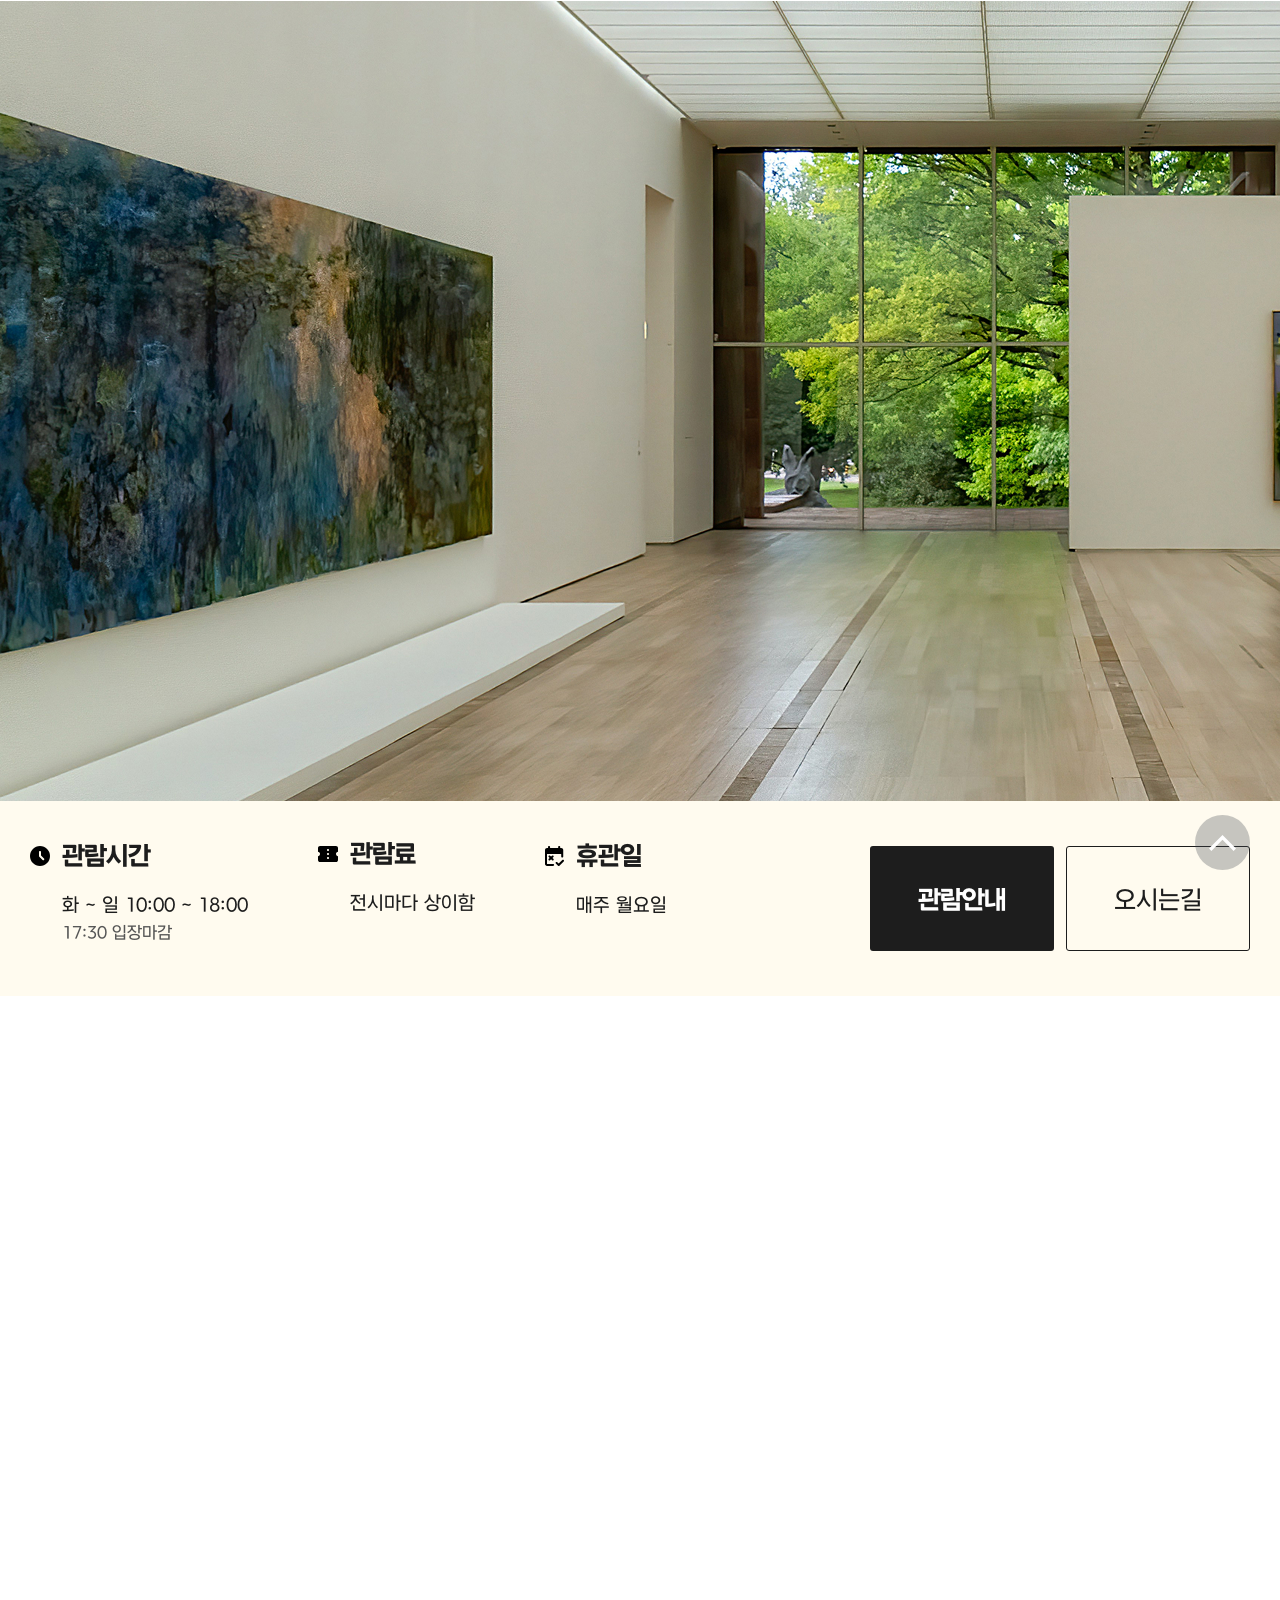
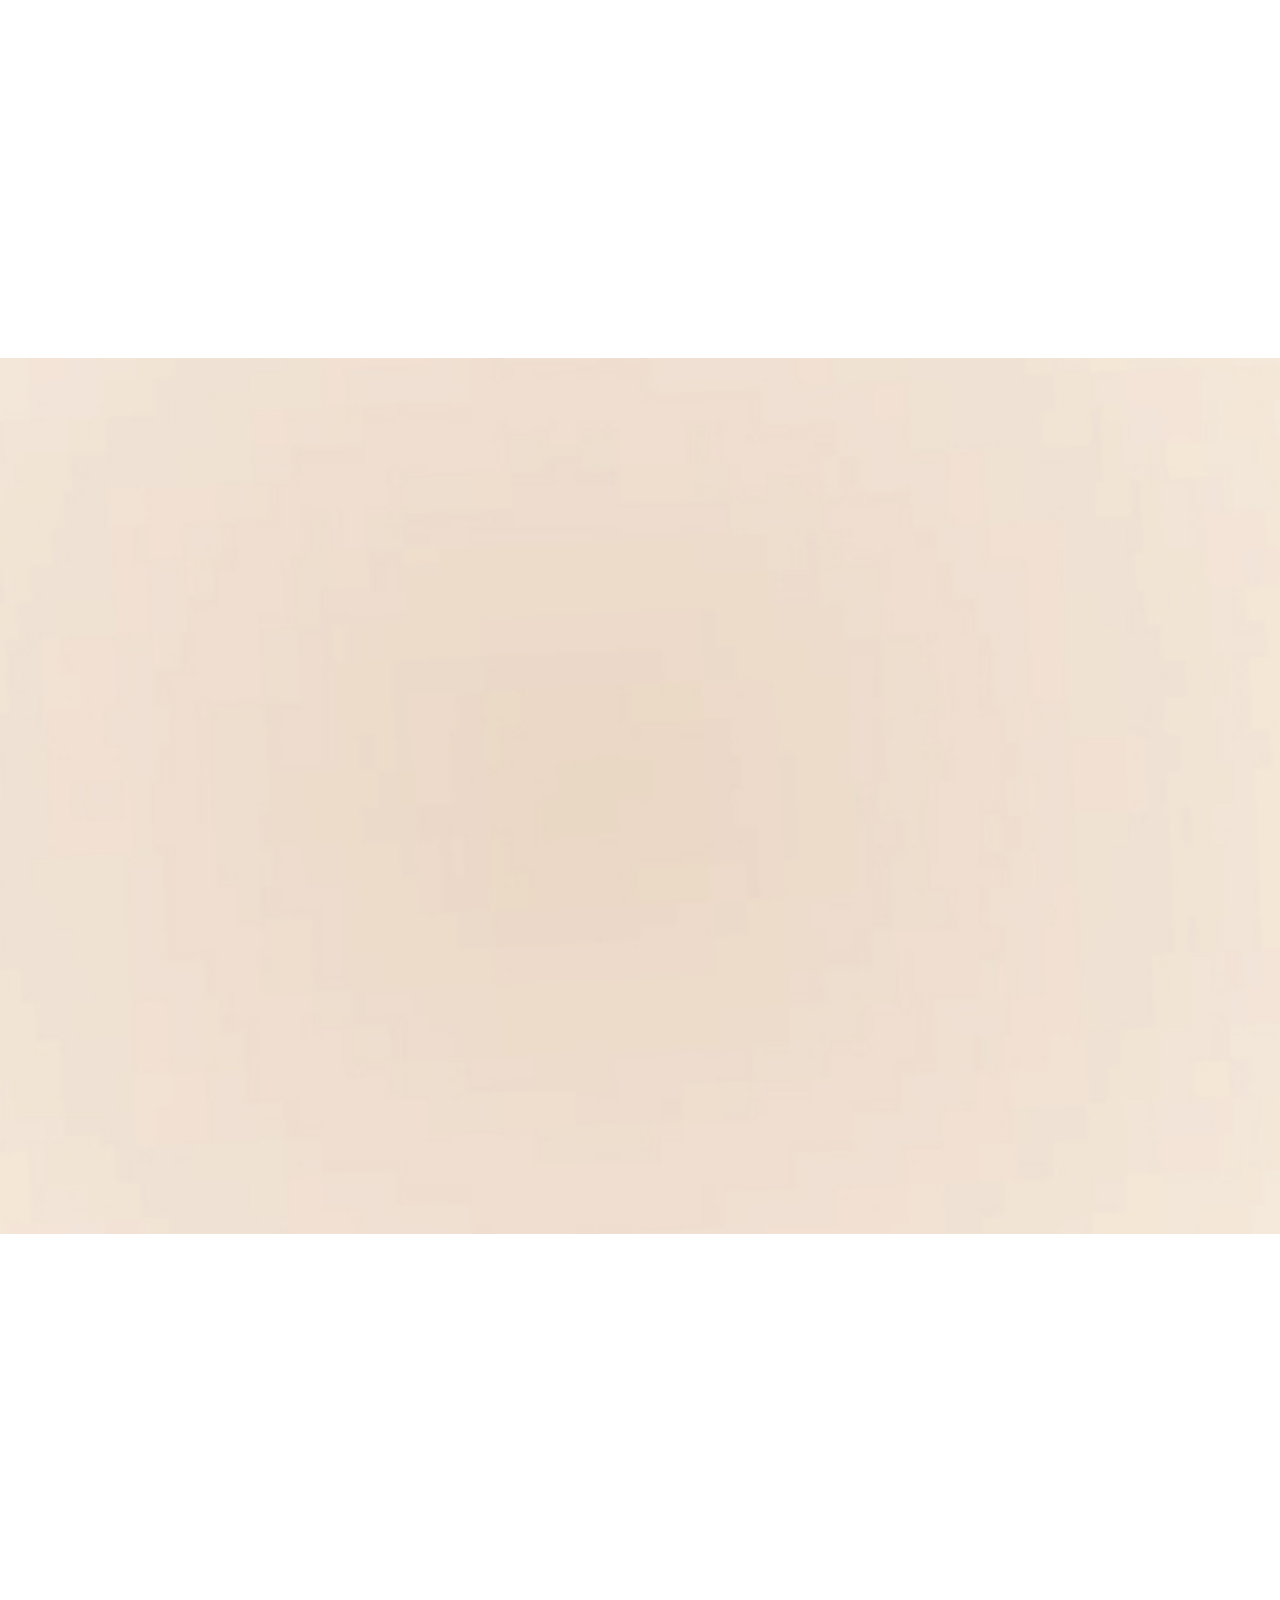
<file: kumho/index.html>
<!DOCTYPE html>
<html lang="ko">
<head>
    <meta charset="UTF-8">
    <meta name="viewport" content="width=device-width, initial-scale=1.0">
    <script src="js/jquery-3.7.1.min.js"></script>
    <script src="js/swiper-bundle.min.js"></script>
    <link rel="stylesheet" href="css/swiper-bundle.min.css">

    <link href="https://unpkg.com/aos@2.3.1/dist/aos.css" rel="stylesheet">
    <script src="https://unpkg.com/aos@2.3.1/dist/aos.js"></script>

    <link rel="shortcut icon" href="favicon.ico" type="image/x-icon">
    <link rel="stylesheet" href="css/main.css">
    <script src="js/common.js"></script>
    <script src="js/main.js"></script>
    <title>금호미술관</title>
</head>
<body>
    <a href="#skip_contents" class="skip_nav">본문 바로가기</a>
    <div id="wrap">
        <header class="header" >
            <h1 class="logo"><a href="index.html"><span class="sr-only">금호미술관</span></a></h1>
            <nav class="gnb">
                <ul class="depth1">
                    <li>
                        <a href="#n"><span>미술관 정보</span></a>
                        <ul class="depth2">
                            <li><a href="#n"><span>인사말</span></a></li>
                            <li><a href="#n"><span>미술관소개</span></a></li>
                            <li><a href="#n"><span>방문정보</span></a></li>
                            <li><a href="#n"><span>시설안내</span></a></li>
                        </ul>
                    </li>
                    <li>
                        <a href="#n"><span>전시</span></a>
                        <ul class="depth2">
                            <li><a href="#n"><span>현재전시</span></a></li>
                            <li><a href="#n"><span>이전전시</span></a></li>
                            <li><a href="#n"><span>예정전시</span></a></li>
                        </ul>
                    </li>
                    <li>
                        <a href="#n"><span>프로그램</span></a>
                        <ul class="depth2">
                            <li><a href="#n"><span>전시연계프로그램</span></a></li>
                            <li><a href="#n"><span>금호예술아마데미</span></a></li>
                            <li><a href="#n"><span>키즈팝콘</span></a></li>
                            <li><a href="#n"><span>특강</span></a></li>
                        </ul>
                    </li>
                    <li>
                        <a href="#n"><span>소장품</span></a>
                        <ul class="depth2">
                            <li><a href="#n"><span>현대미술</span></a></li>
                            <li><a href="#n"><span>디자인</span></a></li>
                        </ul>
                    </li>
                    <li>
                        <a href="#n"><span>공모사업</span></a>
                        <ul class="depth2">
                            <li><a href="#n"><span>금호영아티스트</span></a></li>
                        </ul>
                    </li>
                    <li>
                        <a href="#n"><span>커뮤니티</span></a>
                        <ul class="depth2">
                            <li><a href="#n"><span>공지사항</span></a></li>
                            <li><a href="#n"><span>Q&A</span></a></li>
                        </ul>
                    </li>
                </ul>
                <div class="nav_bar"></div>
            </nav>
            <div class="util">
                <div class="lang">
                    <button class="lang_open">
                        <span class="sr-only">언어선택</span>
                        <svg width="20" height="20" viewBox="0 0 20 20" xmlns="http://www.w3.org/2000/svg">
                            <path d="M6.125 19.2125C4.90833 18.6875 3.84583 17.9708 2.9375 17.0625C2.02917 16.1542 1.3125 15.0917 0.7875 13.875C0.2625 12.6583 0 11.3625 0 9.9875C0 8.6125 0.2625 7.32083 0.7875 6.1125C1.3125 4.90417 2.02917 3.84583 2.9375 2.9375C3.84583 2.02917 4.90833 1.3125 6.125 0.7875C7.34167 0.2625 8.6375 0 10.0125 0C11.3875 0 12.6792 0.2625 13.8875 0.7875C15.0958 1.3125 16.1542 2.02917 17.0625 2.9375C17.9708 3.84583 18.6875 4.90417 19.2125 6.1125C19.7375 7.32083 20 8.6125 20 9.9875C20 11.3625 19.7375 12.6583 19.2125 13.875C18.6875 15.0917 17.9708 16.1542 17.0625 17.0625C16.1542 17.9708 15.0958 18.6875 13.8875 19.2125C12.6792 19.7375 11.3875 20 10.0125 20C8.6375 20 7.34167 19.7375 6.125 19.2125ZM10 17.95C10.4333 17.35 10.8083 16.725 11.125 16.075C11.4417 15.425 11.7 14.7333 11.9 14H8.1C8.3 14.7333 8.55833 15.425 8.875 16.075C9.19167 16.725 9.56667 17.35 10 17.95ZM7.4 17.55C7.1 17 6.8375 16.4292 6.6125 15.8375C6.3875 15.2458 6.2 14.6333 6.05 14H3.1C3.58333 14.8333 4.1875 15.5583 4.9125 16.175C5.6375 16.7917 6.46667 17.25 7.4 17.55ZM12.6 17.55C13.5333 17.25 14.3625 16.7917 15.0875 16.175C15.8125 15.5583 16.4167 14.8333 16.9 14H13.95C13.8 14.6333 13.6125 15.2458 13.3875 15.8375C13.1625 16.4292 12.9 17 12.6 17.55ZM2.25 12H5.65C5.6 11.6667 5.5625 11.3375 5.5375 11.0125C5.5125 10.6875 5.5 10.35 5.5 10C5.5 9.65 5.5125 9.3125 5.5375 8.9875C5.5625 8.6625 5.6 8.33333 5.65 8H2.25C2.16667 8.33333 2.10417 8.6625 2.0625 8.9875C2.02083 9.3125 2 9.65 2 10C2 10.35 2.02083 10.6875 2.0625 11.0125C2.10417 11.3375 2.16667 11.6667 2.25 12ZM7.65 12H12.35C12.4 11.6667 12.4375 11.3375 12.4625 11.0125C12.4875 10.6875 12.5 10.35 12.5 10C12.5 9.65 12.4875 9.3125 12.4625 8.9875C12.4375 8.6625 12.4 8.33333 12.35 8H7.65C7.6 8.33333 7.5625 8.6625 7.5375 8.9875C7.5125 9.3125 7.5 9.65 7.5 10C7.5 10.35 7.5125 10.6875 7.5375 11.0125C7.5625 11.3375 7.6 11.6667 7.65 12ZM14.35 12H17.75C17.8333 11.6667 17.8958 11.3375 17.9375 11.0125C17.9792 10.6875 18 10.35 18 10C18 9.65 17.9792 9.3125 17.9375 8.9875C17.8958 8.6625 17.8333 8.33333 17.75 8H14.35C14.4 8.33333 14.4375 8.6625 14.4625 8.9875C14.4875 9.3125 14.5 9.65 14.5 10C14.5 10.35 14.4875 10.6875 14.4625 11.0125C14.4375 11.3375 14.4 11.6667 14.35 12ZM13.95 6H16.9C16.4167 5.16667 15.8125 4.44167 15.0875 3.825C14.3625 3.20833 13.5333 2.75 12.6 2.45C12.9 3 13.1625 3.57083 13.3875 4.1625C13.6125 4.75417 13.8 5.36667 13.95 6ZM8.1 6H11.9C11.7 5.26667 11.4417 4.575 11.125 3.925C10.8083 3.275 10.4333 2.65 10 2.05C9.56667 2.65 9.19167 3.275 8.875 3.925C8.55833 4.575 8.3 5.26667 8.1 6ZM3.1 6H6.05C6.2 5.36667 6.3875 4.75417 6.6125 4.1625C6.8375 3.57083 7.1 3 7.4 2.45C6.46667 2.75 5.6375 3.20833 4.9125 3.825C4.1875 4.44167 3.58333 5.16667 3.1 6Z"/>
                        </svg>
                    </button>
                    <div class="lang_wrap">
                        <ul>
                            <li class="active"><a href="#n">KR</a></li>
                            <li><a href="#n">EN</a></li>
                        </ul>
                    </div>
                </div><!--//lang-->
                <button class="sitemap_btn" title="메뉴 열기">
                    <span class="line1"></span>
                    <span class="line2"></span>
                    <span class="line3"></span>
                </button>
            </div><!--//util-->
            <div class="sitemap">
                <div class="sitemap_wrap">
                    <ul class="depth1">
                        <li>
                            <button>
                                <span>미술관 정보</span>
                                <svg width="15" height="9" viewBox="0 0 20 12"  xmlns="http://www.w3.org/2000/svg">
                                    <path d="M20 1.77539L10 11.7754L-4.37114e-07 1.77539L1.775 0.000389975L10 8.22539L18.225 0.000389256L20 1.77539Z"/>
                                </svg>
                            </button>
                            <ul class="depth2">
                                <li><a href="#n"><span>인사말</span></a></li>
                                <li><a href="#n"><span>미술관소개</span></a></li>
                                <li><a href="#n"><span>방문정보</span></a></li>
                                <li><a href="#n"><span>시설안내</span></a></li>
                            </ul>
                        </li>
                        <li>
                            <button>
                                <span>전시</span>
                                <svg width="15" height="9" viewBox="0 0 20 12"  xmlns="http://www.w3.org/2000/svg">
                                    <path d="M20 1.77539L10 11.7754L-4.37114e-07 1.77539L1.775 0.000389975L10 8.22539L18.225 0.000389256L20 1.77539Z"/>
                                </svg>
                            </button>
                            <ul class="depth2">
                                <li><a href="#n"><span>현재전시</span></a></li>
                                <li><a href="#n"><span>이전전시</span></a></li>
                                <li><a href="#n"><span>예정전시</span></a></li>
                            </ul>
                        </li>
                        <li>
                            <button>
                                <span>프로그램</span>
                                <svg width="15" height="9" viewBox="0 0 20 12"  xmlns="http://www.w3.org/2000/svg">
                                    <path d="M20 1.77539L10 11.7754L-4.37114e-07 1.77539L1.775 0.000389975L10 8.22539L18.225 0.000389256L20 1.77539Z"/>
                                </svg>
                            </button>
                            <ul class="depth2">
                                <li><a href="#n"><span>전시연계프로그램</span></a></li>
                                <li><a href="#n"><span>금호예술아마데미</span></a></li>
                                <li><a href="#n"><span>키즈팝콘</span></a></li>
                                <li><a href="#n"><span>특강</span></a></li>
                            </ul>
                        </li>
                        <li>
                            <button>
                                <span>소장품</span>
                                <svg width="15" height="9" viewBox="0 0 20 12"  xmlns="http://www.w3.org/2000/svg">
                                    <path d="M20 1.77539L10 11.7754L-4.37114e-07 1.77539L1.775 0.000389975L10 8.22539L18.225 0.000389256L20 1.77539Z"/>
                                </svg>
                            </button>
                            <ul class="depth2">
                                <li><a href="#n"><span>현대미술</span></a></li>
                                <li><a href="#n"><span>디자인</span></a></li>
                            </ul>
                        </li>
                        <li>
                            <button>
                                <span>공모사업</span>
                                <svg width="15" height="9" viewBox="0 0 20 12"  xmlns="http://www.w3.org/2000/svg">
                                    <path d="M20 1.77539L10 11.7754L-4.37114e-07 1.77539L1.775 0.000389975L10 8.22539L18.225 0.000389256L20 1.77539Z"/>
                                </svg>
                            </button>
                            <ul class="depth2">
                                <li><a href="#n"><span>금호영아티스트</span></a></li>
                            </ul>
                        </li>
                        <li>
                            <button>
                                <span>커뮤니티</span>
                                <svg width="15" height="9" viewBox="0 0 20 12"  xmlns="http://www.w3.org/2000/svg">
                                    <path d="M20 1.77539L10 11.7754L-4.37114e-07 1.77539L1.775 0.000389975L10 8.22539L18.225 0.000389256L20 1.77539Z"/>
                                </svg>
                            </button>
                            <ul class="depth2">
                                <li><a href="#n"><span>공지사항</span></a></li>
                                <li><a href="#n"><span>Q&A</span></a></li>
                            </ul>
                        </li>
                    </ul>
                    <div class="sitemap_nav_bar"></div>
                </div><!--//sitemap_wrap-->
                <div class="sitemap_bg"></div>
            </div><!--//sitemap-->
        </header><!--//header-->
        <main class="container">
            <section class="visual" id="skip_contents">
                <h2 class="sr-only">팝업</h2>
                <div class="swiper"> <!-- 팝업의 높이와 넓이를 css에서 줄 수 있는 요소 -->
                    <ul class="swiper-wrapper"> <!-- 각 팝업 콘텐츠를 감싸는 요소 -->
                        <li class="swiper-slide bg1"><img src="images/main/visual01.jpg" alt="미술관 풍경"></li>
                        <li class="swiper-slide bg2"><img src="images/main/visual02.jpg" alt="미술관 풍경"></li>
                        <li class="swiper-slide bg3"><img src="images/main/visual03.jpg" alt="미술관 풍경"></li>
                        <li class="swiper-slide bg4"><img src="images/main/visual04.jpg" alt="미술관 풍경"></li>
                    </ul>
                </div>
                <div class="visual_bottom">
                    <div class="wrapper">
                        <div class="info">
                            <ul>
                                <li class="time">
                                    <svg width="20" height="20" viewBox="0 0 20 20" xmlns="http://www.w3.org/2000/svg">
                                        <path d="M11 9.6V6C11 5.71667 10.9042 5.47917 10.7125 5.2875C10.5208 5.09583 10.2833 5 10 5C9.71667 5 9.47917 5.09583 9.2875 5.2875C9.09583 5.47917 9 5.71667 9 6V9.975C9 10.1083 9.025 10.2375 9.075 10.3625C9.125 10.4875 9.2 10.6 9.3 10.7L12.6 14C12.7833 14.1833 13.0167 14.275 13.3 14.275C13.5833 14.275 13.8167 14.1833 14 14C14.1833 13.8167 14.275 13.5833 14.275 13.3C14.275 13.0167 14.1833 12.7833 14 12.6L11 9.6ZM10 20C8.61667 20 7.31667 19.7375 6.1 19.2125C4.88333 18.6875 3.825 17.975 2.925 17.075C2.025 16.175 1.3125 15.1167 0.7875 13.9C0.2625 12.6833 0 11.3833 0 10C0 8.61667 0.2625 7.31667 0.7875 6.1C1.3125 4.88333 2.025 3.825 2.925 2.925C3.825 2.025 4.88333 1.3125 6.1 0.7875C7.31667 0.2625 8.61667 0 10 0C11.3833 0 12.6833 0.2625 13.9 0.7875C15.1167 1.3125 16.175 2.025 17.075 2.925C17.975 3.825 18.6875 4.88333 19.2125 6.1C19.7375 7.31667 20 8.61667 20 10C20 11.3833 19.7375 12.6833 19.2125 13.9C18.6875 15.1167 17.975 16.175 17.075 17.075C16.175 17.975 15.1167 18.6875 13.9 19.2125C12.6833 19.7375 11.3833 20 10 20Z"/>
                                    </svg>
                                    <div class="sub_tit">
                                        <strong>관람시간</strong>
                                        <span>
                                            화 ~ 일 10:00 ~ 18:00<br>
                                            <span class="small">17:30 입장마감</span> 
                                        </span>
                                    </div>
                                </li>
                                <li>
                                    <svg width="20" height="16" viewBox="0 0 20 16" xmlns="http://www.w3.org/2000/svg">
                                            <path d="M2 16C1.45 16 0.979167 15.8042 0.5875 15.4125C0.195833 15.0208 0 14.55 0 14V10.625C0 10.4417 0.0583333 10.2833 0.175 10.15C0.291667 10.0167 0.441667 9.93333 0.625 9.9C1.025 9.76667 1.35417 9.525 1.6125 9.175C1.87083 8.825 2 8.43333 2 8C2 7.56667 1.87083 7.175 1.6125 6.825C1.35417 6.475 1.025 6.23333 0.625 6.1C0.441667 6.06667 0.291667 5.98333 0.175 5.85C0.0583333 5.71667 0 5.55833 0 5.375V2C0 1.45 0.195833 0.979167 0.5875 0.5875C0.979167 0.195833 1.45 0 2 0H18C18.55 0 19.0208 0.195833 19.4125 0.5875C19.8042 0.979167 20 1.45 20 2V5.375C20 5.55833 19.9417 5.71667 19.825 5.85C19.7083 5.98333 19.5583 6.06667 19.375 6.1C18.975 6.23333 18.6458 6.475 18.3875 6.825C18.1292 7.175 18 7.56667 18 8C18 8.43333 18.1292 8.825 18.3875 9.175C18.6458 9.525 18.975 9.76667 19.375 9.9C19.5583 9.93333 19.7083 10.0167 19.825 10.15C19.9417 10.2833 20 10.4417 20 10.625V14C20 14.55 19.8042 15.0208 19.4125 15.4125C19.0208 15.8042 18.55 16 18 16H2ZM10 13C10.2833 13 10.5208 12.9042 10.7125 12.7125C10.9042 12.5208 11 12.2833 11 12C11 11.7167 10.9042 11.4792 10.7125 11.2875C10.5208 11.0958 10.2833 11 10 11C9.71667 11 9.47917 11.0958 9.2875 11.2875C9.09583 11.4792 9 11.7167 9 12C9 12.2833 9.09583 12.5208 9.2875 12.7125C9.47917 12.9042 9.71667 13 10 13ZM10 9C10.2833 9 10.5208 8.90417 10.7125 8.7125C10.9042 8.52083 11 8.28333 11 8C11 7.71667 10.9042 7.47917 10.7125 7.2875C10.5208 7.09583 10.2833 7 10 7C9.71667 7 9.47917 7.09583 9.2875 7.2875C9.09583 7.47917 9 7.71667 9 8C9 8.28333 9.09583 8.52083 9.2875 8.7125C9.47917 8.90417 9.71667 9 10 9ZM10 5C10.2833 5 10.5208 4.90417 10.7125 4.7125C10.9042 4.52083 11 4.28333 11 4C11 3.71667 10.9042 3.47917 10.7125 3.2875C10.5208 3.09583 10.2833 3 10 3C9.71667 3 9.47917 3.09583 9.2875 3.2875C9.09583 3.47917 9 3.71667 9 4C9 4.28333 9.09583 4.52083 9.2875 4.7125C9.47917 4.90417 9.71667 5 10 5Z"/>
                                    </svg>
                                    <div class="sub_tit">
                                        <strong class="money">관람료</strong>
                                        <span>전시마다 상이함</span>
                                    </div>
                                </li>
                                <li>
                                    <svg width="19" height="20" viewBox="0 0 19 20" xmlns="http://www.w3.org/2000/svg">
                                        <path d="M13.7053 17.5871L17.3027 14.0547C17.5053 13.8557 17.7418 13.7604 18.012 13.7687C18.2822 13.7769 18.5187 13.8806 18.7213 14.0796C18.9071 14.2786 19 14.5108 19 14.7761C19 15.0415 18.9071 15.2736 18.7213 15.4726L14.44 19.7015C14.2373 19.9005 14.0009 20 13.7307 20C13.4604 20 13.224 19.9005 13.0213 19.7015L10.8427 17.5622C10.6569 17.3798 10.564 17.1476 10.564 16.8657C10.564 16.5837 10.6569 16.3516 10.8427 16.1692C11.0284 15.9867 11.2649 15.8955 11.552 15.8955C11.8391 15.8955 12.0756 15.9867 12.2613 16.1692L13.7053 17.5871ZM6.08 13.3333L5.168 14.2289C4.98222 14.4113 4.74578 14.5025 4.45867 14.5025C4.17156 14.5025 3.93511 14.4113 3.74933 14.2289C3.56356 14.0464 3.47067 13.8143 3.47067 13.5323C3.47067 13.2504 3.56356 13.0182 3.74933 12.8358L4.66133 11.9403L3.74933 11.0448C3.56356 10.8624 3.47067 10.6302 3.47067 10.3483C3.47067 10.0663 3.56356 9.83416 3.74933 9.65174C3.93511 9.46932 4.17156 9.37811 4.45867 9.37811C4.74578 9.37811 4.98222 9.46932 5.168 9.65174L6.08 10.5473L6.992 9.65174C7.17778 9.46932 7.41422 9.37811 7.70133 9.37811C7.98844 9.37811 8.22489 9.46932 8.41067 9.65174C8.59644 9.83416 8.68933 10.0663 8.68933 10.3483C8.68933 10.6302 8.59644 10.8624 8.41067 11.0448L7.49867 11.9403L8.41067 12.8358C8.59644 13.0182 8.68933 13.2504 8.68933 13.5323C8.68933 13.8143 8.59644 14.0464 8.41067 14.2289C8.22489 14.4113 7.98844 14.5025 7.70133 14.5025C7.41422 14.5025 7.17778 14.4113 6.992 14.2289L6.08 13.3333ZM2.02667 19.9005C1.46933 19.9005 0.992222 19.7056 0.595333 19.3159C0.198444 18.9262 0 18.4577 0 17.9104V3.9801C0 3.43284 0.198444 2.96434 0.595333 2.57463C0.992222 2.18491 1.46933 1.99005 2.02667 1.99005H3.04V0.995025C3.04 0.713101 3.13711 0.476783 3.33133 0.28607C3.52556 0.0953565 3.76622 0 4.05333 0C4.34044 0 4.58111 0.0953565 4.77533 0.28607C4.96956 0.476783 5.06667 0.713101 5.06667 0.995025V1.99005H13.1733V0.995025C13.1733 0.713101 13.2704 0.476783 13.4647 0.28607C13.6589 0.0953565 13.8996 0 14.1867 0C14.4738 0 14.7144 0.0953565 14.9087 0.28607C15.1029 0.476783 15.2 0.713101 15.2 0.995025V1.99005H16.2133C16.7707 1.99005 17.2478 2.18491 17.6447 2.57463C18.0416 2.96434 18.24 3.43284 18.24 3.9801V10.4478C18.24 10.7297 18.1429 10.9619 17.9487 11.1443C17.7544 11.3267 17.5138 11.4179 17.2267 11.4179C16.9396 11.4179 16.6989 11.3226 16.5047 11.1318C16.3104 10.9411 16.2133 10.7048 16.2133 10.4229V7.9602H2.02667V17.9104H8.10667C8.39378 17.9104 8.63445 18.0058 8.82867 18.1965C9.02289 18.3872 9.12 18.6235 9.12 18.9055C9.12 19.1874 9.02289 19.4237 8.82867 19.6144C8.63445 19.8051 8.39378 19.9005 8.10667 19.9005H2.02667Z"/>
                                    </svg>
                                    <div class="sub_tit">
                                        <strong>휴관일</strong>
                                        <span>매주 월요일</span>
                                    </div>
                                </li>
                            </ul>
                        </div><!--//info-->
                        <div class="visual_btn">
                            <a href="#n" class="btn_first"><span>관람안내</span></a>
                            <a href="#n" class="btn_second"><span>오시는길</span></a>
                        </div><!--//visual_btn-->
                    </div><!--//wrapper-->
                </div><!--//visual_bottom-->
            </section><!--//visual-->
            <section class="exhibition" data-aos="fade-up" data-aos-offset="350" data-aos-duration="2000">
                <div class="tit"><h2>EXHIBHIT</h2></div>
                <div class="inner">
                    <div class="tab_list">
                        <ul role="tablist">
                            <li id="exh_tap01" role="tab" aria-selected="true" aria-controls="exh_conts01" class="Present active">
                                <button><span>현재전시</span><em class="sr-only">선택됨</em></button>
                            </li>
                            <li id="exh_tap02" role="tab" aria-selected="false" aria-controls="exh_conts02" class="Past">
                                <button><span>이전전시</span><em class="sr-only"></em></button>
                            </li>
                            <li id="exh_tap03" role="tab" aria-selected="false" aria-controls="exh_conts03" class="Future">
                                <button><span>예정전시</span><em class="sr-only"></em></button>
                            </li>
                        </ul>
                    </div>
                    <div class="tab_conts">
                        <div id="exh_conts01" role="tabpanel" aria-labelledby="exh_tap01" class="tab_item Present active">
                            <h3 class="sr-only">전시목록</h3>
                            <div class="swiper"> <!-- 팝업의 높이와 넓이를 css에서 줄 수 있는 요소 -->
                                <ul class="swiper-wrapper">
                                    <li class="swiper-slide">
                                        <div class="photo"><img src="images/main/exh01_mo.jpg" alt="작품사진"></div>
                                        <ul>
                                            <li class="Writer">
                                                <strong>작가:</strong>
                                                <span>박제성</span>
                                            </li>
                                            <li>
                                                <strong>작품제목:</strong>
                                                <span>세상 끝의 항해자</span>
                                            </li>
                                            <li>
                                                <strong>전시기간:</strong>
                                                <span>2026.05.15 까지</span>
                                            </li>
                                        </ul>
                                    </li>
                                    <li class="swiper-slide">
                                        <div class="photo"><img src="images/main/exh02_mo.jpg" alt="작품사진"></div>
                                        <ul>
                                            <li class="Writer">
                                                <strong>작가:</strong>
                                                <span>지희킴</span>
                                            </li>
                                            <li>
                                                <strong>작품제목:</strong>
                                                <span>내면의 우주 공간</span>
                                            </li>
                                            <li>
                                                <strong>전시기간:</strong>
                                                <span>2026.06.08 까지</span>
                                            </li>
                                        </ul>
                                    </li>
                                    <li class="swiper-slide">
                                        <div class="photo"><img src="images/main/exh03_mo.jpg" alt="작품사진"></div>
                                        <ul>
                                            <li class="Writer">
                                                <strong>작가:</strong>
                                                <span>최수인</span>
                                            </li>
                                            <li>
                                                <strong>작품제목:</strong>
                                                <span>붉은 숲의 이방인</span>
                                            </li>
                                            <li>
                                                <strong>전시기간:</strong>
                                                <span>2026.06.12 까지</span>
                                            </li>
                                        </ul>
                                    </li>
                                </ul>
                            </div><!--//swiper-->
                            <div class="paging"></div>
                        </div><!--//exh_conts01-->
                        <div id="exh_conts02" role="tabpanel" aria-labelledby="exh_tap02" class="tab_item Past">
                            <div class="swiper"> <!-- 팝업의 높이와 넓이를 css에서 줄 수 있는 요소 -->
                                <ul class="swiper-wrapper">
                                    <li class="swiper-slide">
                                        <div class="photo"><img src="images/main/exh04_mo.jpg" alt="작품사진"></div>
                                        <ul>
                                            <li class="Writer">
                                                <strong>작가:</strong>
                                                <span>노은주</span>
                                            </li>
                                            <li>
                                                <strong>작품제목:</strong>
                                                <span>풍경의 장막을 걷다</span>
                                            </li>
                                            <li>
                                                <strong>전시기간:</strong>
                                                <span>2025.05.10</span>
                                            </li>
                                        </ul>
                                    </li>
                                    <li class="swiper-slide">
                                        <div class="photo"><img src="images/main/exh05_mo.jpg" alt="작품사진"></div>
                                        <ul>
                                            <li class="Writer">
                                                <strong>작가:</strong>
                                                <span>윤정선</span>
                                            </li>
                                            <li>
                                                <strong>작품제목:</strong>
                                                <span>무한한 틀의 환영</span>
                                            </li>
                                            <li>
                                                <strong>전시기간:</strong>
                                                <span>2025.06.28</span>
                                            </li>
                                        </ul>
                                    </li>
                                    <li class="swiper-slide">
                                        <div class="photo"><img src="images/main/exh06_mo.jpg" alt="작품사진"></div>
                                        <ul>
                                            <li class="Writer">
                                                <strong>작가:</strong>
                                                <span>이형욱</span>
                                            </li>
                                            <li>
                                                <strong>작품제목:</strong>
                                                <span>빛과 어둠의 틈새</span>
                                            </li>
                                            <li>
                                                <strong>전시기간:</strong>
                                                <span>2025.07.19</span>
                                            </li>
                                        </ul>
                                    </li>
                                </ul>
                            </div><!--//swiper-->
                            <div class="paging"></div>
                        </div><!--//exh_conts02-->
                        <div id="exh_conts03" role="tabpanel" aria-labelledby="exh_tap03" class="tab_item Future">
                            <div class="swiper"> <!-- 팝업의 높이와 넓이를 css에서 줄 수 있는 요소 -->
                                <ul class="swiper-wrapper">
                                    <li class="swiper-slide">
                                        <div class="photo"><img src="images/main/exh07_mo.jpg" alt="작품사진"></div>
                                        <ul>
                                            <li class="Writer">
                                                <strong>작가:</strong>
                                                <span>송명진</span>
                                            </li>
                                            <li>
                                                <strong>작품제목:</strong>
                                                <span>짙은 녹음 속 사색</span>
                                            </li>
                                            <li>
                                                <strong>전시기간:</strong>
                                                <span>2026.08.16 예정</span>
                                            </li>
                                        </ul>
                                    </li>
                                    <li class="swiper-slide">
                                        <div class="photo"><img src="images/main/exh08_mo.jpg" alt="작품사진"></div>
                                        <ul>
                                            <li class="Writer">
                                                <strong>작가:</strong>
                                                <span>장종완</span>
                                            </li>
                                            <li>
                                                <strong>작품제목:</strong>
                                                <span>예술의 소비와 선택</span>
                                            </li>
                                            <li>
                                                <strong>전시기간:</strong>
                                                <span>2026.09.27 예정</span>
                                            </li>
                                        </ul>
                                    </li>
                                    <li class="swiper-slide">
                                        <div class="photo"><img src="images/main/exh09_mo.jpg" alt="작품사진"></div>
                                        <ul>
                                            <li class="Writer">
                                                <strong>작가:</strong>
                                                <span>황지윤</span>
                                            </li>
                                            <li>
                                                <strong>작품제목:</strong>
                                                <span>중력을 벗어난 시선</span>
                                            </li>
                                            <li>
                                                <strong>전시기간:</strong>
                                                <span>2026.11.15 예정</span>
                                            </li>
                                        </ul>
                                    </li>
                                </ul>
                            </div><!--//swiper-->
                            <div class="paging"></div>
                        </div><!--//exh_conts03-->
                    </div><!--//tab_conts-->
                </div><!--//inner-->
            </section><!--//exhibition-->
            <section class="program">
                <div class="wrapper">
                    <div class="tit" data-aos="fade-zoom-in" data-aos-offset="300" data-aos-duration="700" data-aos-easing="ease-in-back"><h2>PROGRAM</h2></div>
                    <div class="pro_wrap">
                        <div class="pro_left" data-aos="fade-right" data-aos-offset="300" data-aos-delay="700" data-aos-duration="700" data-aos-easing="ease-in-sine">
                            <div class="photo active"><img src="images/main/program01.jpg" alt="전시연계프로그램 강연 사진"></div>
                            <div class="photo"><img src="images/main/program02.jpg" alt="예술아카데미 강연 사진"></div>
                            <div class="photo"><img src="images/main/program03.jpg" alt="키즈팝콘 사진"></div>
                            <div class="photo"><img src="images/main/program04.jpg" alt="특강 사진"></div>
                        </div><!--//pro_left-->
                        <div class="pro_right" data-aos="fade-left" data-aos-offset="0"  data-aos-delay="1300" data-aos-duration="700" data-aos-easing="ease-in-sine">
                            <div class="list_wrap">
                                <ul>
                                    <li class="active">
                                        <a href="#n">
                                            <span>전시연계프로그램</span>
                                            <svg width="8" height="14" viewBox="0 0 8 14" xmlns="http://www.w3.org/2000/svg">
                                                <path d="M1.20594 14L0 12.7575L5.58811 7L0 1.2425L1.20594 0L8 7L1.20594 14Z"/>
                                            </svg>
                                        </a>
                                    </li>
                                    <li>
                                        <a href="#n">
                                            <span>예술아카데미</span>
                                            <svg width="8" height="14" viewBox="0 0 8 14" xmlns="http://www.w3.org/2000/svg">
                                                <path d="M1.20594 14L0 12.7575L5.58811 7L0 1.2425L1.20594 0L8 7L1.20594 14Z"/>
                                            </svg>
                                        </a>
                                    </li>
                                    <li>
                                        <a href="#n">
                                            <span>키즈팝콘</span>
                                            <svg width="8" height="14" viewBox="0 0 8 14" xmlns="http://www.w3.org/2000/svg">
                                                <path d="M1.20594 14L0 12.7575L5.58811 7L0 1.2425L1.20594 0L8 7L1.20594 14Z"/>
                                            </svg>
                                        </a>
                                    </li>
                                    <li>
                                        <a href="#n">
                                            <span>특강</span>
                                            <svg width="8" height="14" viewBox="0 0 8 14" xmlns="http://www.w3.org/2000/svg">
                                                <path d="M1.20594 14L0 12.7575L5.58811 7L0 1.2425L1.20594 0L8 7L1.20594 14Z"/>
                                            </svg>
                                        </a>
                                    </li>
                                </ul>
                            </div><!--//list_wrap-->
                            <div class="text_wrap">
                                <ul>
                                    <li class="active">
                                        <h3>전시연계프로그램</h3>
                                        <p>전시의 성격에 따라 어린이 실기 워크샵이나 세미나 등 다양한 형식으로 구성됩니다.</p>
                                    </li>
                                    <li>
                                        <h3>예술아카데미</h3>
                                        <p>미술을 중심으로 음악, 건축, 디자인 등 문화예술 전반의 다양한 이론 강좌입니다.</p>
                                    </li>
                                    <li>
                                        <h3>키즈팝콘</h3>
                                        <p>전시와 연계하여 어린이들을 대상으로 진행해 보는 미술 실기 워크샵 프로그램입니다.</p>
                                    </li>
                                    <li>
                                        <h3>특강</h3>
                                        <p>문화예술 전문가 및 전공자를 위한 전문 특강으로, 최근 ‘도시와 문화’를 다룹니다.</p>
                                    </li>
                                </ul>
                            </div><!--//text_wrap-->
                        </div><!--//pro_right-->
                    </div><!--//pro_wrap-->
                </div><!--//wrapper-->
            </section><!--//program-->
            <section class="collection" data-aos="fade-up" data-aos-offset="350" data-aos-duration="2000">
                <div class="inner">
                    <div class="tit"><h2>COLLECTION</h2></div>
                    <div class="tab_wrap">
                        <div class="tab_list">
                            <ul role="tablist">
                                <li id="collect_tab01" role="tab" aria-selected="true" aria-controls="collect_conts01" class="art active">
                                    <button><span>현대미술</span><em class="sr-only">선택됨</em></button>
                                </li>
                                <li id="collect_tab02" role="tab" aria-selected="false" aria-controls="collect_conts02" class="design">
                                    <button><span>디자인</span><em class="sr-only"></em></button>
                                </li>
                            </ul>
                            <div class="curr_cont"></div>
                        </div><!--//tab_list-->
                        <div class="tab_conts">
                            <div id="collect_conts01" role="tabpanel" aria-labelledby="collect_tab01" class="tab_item art active">
                                <h3 class="sr-only">작품목록</h3>
                                <div class="list">
                                    <div class="swiper"> <!-- 팝업의 높이와 넓이를 css에서 줄 수 있는 요소 -->
                                        <ul class="swiper-wrapper">
                                            <li class="swiper-slide">
                                                <div class="photo"><img src="images/main/collec01.jpg" alt="작품사진"></div>
                                                <div class="text_info">
                                                    <ul class="active">
                                                        <li>
                                                            <strong>작가</strong>
                                                            <span>강동훈</span>
                                                        </li>
                                                        <li>
                                                            <strong>작품 제목</strong>
                                                            <span>트라이글로시아</span>
                                                        </li>
                                                        <li>
                                                            <strong>전시 장소</strong>
                                                            <span>제 1전시장</span>
                                                        </li>
                                                    </ul>
                                                </div>
                                            </li>
                                            <li class="swiper-slide">
                                                <div class="photo"><img src="images/main/collec02.jpg" alt="작품사진"></div>
                                                <div class="text_info">
                                                    <ul>
                                                        <li>
                                                            <strong>작가</strong>
                                                            <span>안창홍</span>
                                                        </li>
                                                        <li>
                                                            <strong>작품 제목</strong>
                                                            <span>풀잎사랑</span>
                                                        </li>
                                                        <li>
                                                            <strong>전시 장소</strong>
                                                            <span>제 1전시장</span>
                                                        </li>
                                                    </ul>
                                                </div>
                                            </li>
                                            <li class="swiper-slide">
                                                <div class="photo"><img src="images/main/collec03.jpg" alt="작품사진"></div>
                                                <div class="text_info">
                                                    <ul>
                                                        <li>
                                                            <strong>작가</strong>
                                                            <span>강철규</span>
                                                        </li>
                                                        <li>
                                                            <strong>작품 제목</strong>
                                                            <span>데우스 엑스 마키나</span>
                                                        </li>
                                                        <li>
                                                            <strong>전시 장소</strong>
                                                            <span>제 1전시장</span>
                                                        </li>
                                                    </ul>
                                                </div>
                                            </li>
                                            <li class="swiper-slide">
                                                <div class="photo"><img src="images/main/collec04.jpg" alt="작품사진"></div>
                                                <div class="text_info">
                                                    <ul>
                                                        <li>
                                                            <strong>작가</strong>
                                                            <span>정재호</span>
                                                        </li>
                                                        <li>
                                                            <strong>작품 제목</strong>
                                                            <span>회현동 기념비</span>
                                                        </li>
                                                        <li>
                                                            <strong>전시 장소</strong>
                                                            <span>제 2전시장</span>
                                                        </li>
                                                    </ul>
                                                </div>
                                            </li>
                                            <li class="swiper-slide">
                                                <div class="photo"><img src="images/main/collec05.jpg" alt="작품사진"></div>
                                                <div class="text_info">
                                                    <ul>
                                                        <li>
                                                            <strong>작가</strong>
                                                            <span>박형근</span>
                                                        </li>
                                                        <li>
                                                            <strong>작품 제목</strong>
                                                            <span>텐슬리스-56, 겨울꽃</span>
                                                        </li>
                                                        <li>
                                                            <strong>전시 장소</strong>
                                                            <span>제 2전시장</span>
                                                        </li>
                                                    </ul>
                                                </div>
                                            </li>
                                            <li class="swiper-slide">
                                                <div class="photo"><img src="images/main/collec06.jpg" alt="작품사진"></div>
                                                <div class="text_info">
                                                    <ul>
                                                        <li>
                                                            <strong>작가</strong>
                                                            <span>서원미</span>
                                                        </li>
                                                        <li>
                                                            <strong>작품 제목</strong>
                                                            <span>따라다니는 영원_ 하루</span>
                                                        </li>
                                                        <li>
                                                            <strong>전시 장소</strong>
                                                            <span>제 2전시장</span>
                                                        </li>
                                                    </ul>
                                                </div>
                                            </li>
                                            <li class="swiper-slide">
                                                <div class="photo"><img src="images/main/collec07.jpg" alt="작품사진"></div>
                                                <div class="text_info">
                                                    <ul>
                                                        <li>
                                                            <strong>작가</strong>
                                                            <span>주형준</span>
                                                        </li>
                                                        <li>
                                                            <strong>작품 제목</strong>
                                                            <span>어둠 속엔 그림자조차 없다</span>
                                                        </li>
                                                        <li>
                                                            <strong>전시 장소</strong>
                                                            <span>제 3전시장</span>
                                                        </li>
                                                    </ul>
                                                </div>
                                            </li>
                                            <li class="swiper-slide">
                                                <div class="photo"><img src="images/main/collec08.jpg" alt="작품사진"></div>
                                                <div class="text_info">
                                                    <ul>
                                                        <li>
                                                            <strong>작가</strong>
                                                            <span>민정기</span>
                                                        </li>
                                                        <li>
                                                            <strong>작품 제목</strong>
                                                            <span>숲에서</span>
                                                        </li>
                                                        <li>
                                                            <strong>전시 장소</strong>
                                                            <span>제 3전시장</span>
                                                        </li>
                                                    </ul>
                                                </div>
                                            </li>
                                        </ul>
                                    </div><!--//swiper-->
                                </div><!--//list-->
                                <div class="btn_wrap">
                                    <button class="prev">
                                        <span class="sr-only">이전팝업보기</span>
                                        <svg width="16" height="12" viewBox="0 0 16 12" xmlns="http://www.w3.org/2000/svg">
                                            <path d="M6 12L0 6L6 0L7.4 1.45L3.85 5H16V7H3.85L7.4 10.55L6 12Z"/>
                                        </svg>
                                    </button>
                                    <button class="next">
                                        <span class="sr-only">다음팝업보기</span>
                                        <svg width="16" height="12" viewBox="0 0 16 12" xmlns="http://www.w3.org/2000/svg">
                                            <path d="M10 -5.24537e-07L16 6L10 12L8.6 10.55L12.15 7L4.37114e-07 7L6.11959e-07 5L12.15 5L8.6 1.45L10 -5.24537e-07Z"/>
                                        </svg>
                                    </button>
                                    <a href="#n" class="more">
                                        <span class="sr-only">더보기</span>
                                        <svg width="15" height="15" viewBox="0 0 15 15" xmlns="http://www.w3.org/2000/svg">
                                            <path d="M6.42857 8.57143H0V6.42857H6.42857V0H8.57143V6.42857H15V8.57143H8.57143V15H6.42857V8.57143Z"/>
                                        </svg>
                                    </a>
                                </div><!--//btn_wrap-->
                            </div><!--//collect_conts01-->
                            <div id="collect_conts02" role="tabpanel" aria-labelledby="collect_tab02" class="tab_item design">
                                <div class="list">
                                    <div class="swiper"> <!-- 팝업의 높이와 넓이를 css에서 줄 수 있는 요소 -->
                                        <ul class="swiper-wrapper">
                                            <li class="swiper-slide">
                                                <div class="photo"><img src="images/main/design01.jpg" alt="작품사진"></div>
                                                <div class="text_info">
                                                    <ul>
                                                        <li>
                                                            <strong>작가</strong>
                                                            <span>마르셀 브로이어</span>
                                                        </li>
                                                        <li>
                                                            <strong>작품 제목</strong>
                                                            <span>B9 네스팅 테이블</span>
                                                        </li>
                                                        <li>
                                                            <strong>전시 장소</strong>
                                                            <span>제 1전시관</span>
                                                        </li>
                                                    </ul>
                                                </div>
                                            </li>
                                            <li class="swiper-slide">
                                                <div class="photo"><img src="images/main/design02.jpg" alt="작품사진"></div>
                                                <div class="text_info">
                                                    <ul>
                                                        <li>
                                                            <strong>작가</strong>
                                                            <span>칼만 렝옐</span>
                                                        </li>
                                                        <li>
                                                            <strong>작품 제목</strong>
                                                            <span>구성주의 책상</span>
                                                        </li>
                                                        <li>
                                                            <strong>전시 장소</strong>
                                                            <span>제 1전시관</span>
                                                        </li>
                                                    </ul>
                                                </div>
                                            </li>
                                            <li class="swiper-slide">
                                                <div class="photo"><img src="images/main/design03.jpg" alt="작품사진"></div>
                                                <div class="text_info">
                                                    <ul>
                                                        <li>
                                                            <strong>작가</strong>
                                                            <span>레나테 뮐러</span>
                                                        </li>
                                                        <li>
                                                            <strong>작품 제목</strong>
                                                            <span>흔들 거위</span>
                                                        </li>
                                                        <li>
                                                            <strong>전시 장소</strong>
                                                            <span>제 2전시관</span>
                                                        </li>
                                                    </ul>
                                                </div>
                                            </li>
                                            <li class="swiper-slide">
                                                <div class="photo"><img src="images/main/design04.jpg" alt="작품사진"></div>
                                                <div class="text_info">
                                                    <ul>
                                                        <li>
                                                            <strong>작가</strong>
                                                            <span>찰스 & 레이 임스</span>
                                                        </li>
                                                        <li>
                                                            <strong>작품 제목</strong>
                                                            <span>합판 코끼리</span>
                                                        </li>
                                                        <li>
                                                            <strong>전시 장소</strong>
                                                            <span>제 2전시관</span>
                                                        </li>
                                                    </ul>
                                                </div>
                                            </li>
                                            <li class="swiper-slide">
                                                <div class="photo"><img src="images/main/design05.jpg" alt="작품사진"></div>
                                                <div class="text_info">
                                                    <ul>
                                                        <li>
                                                            <strong>작가</strong>
                                                            <span>엔조 마리</span>
                                                        </li>
                                                        <li>
                                                            <strong>작품 제목</strong>
                                                            <span>16마리의 동물</span>
                                                        </li>
                                                        <li>
                                                            <strong>전시 장소</strong>
                                                            <span>제 2전시관</span>
                                                        </li>
                                                    </ul>
                                                </div>
                                            </li>
                                            <li class="swiper-slide">
                                                <div class="photo"><img src="images/main/design06.jpg" alt="작품사진"></div>
                                                <div class="text_info">
                                                    <ul>
                                                        <li>
                                                            <strong>작가</strong>
                                                            <span>빌헬름 바겐펠트</span>
                                                        </li>
                                                        <li>
                                                            <strong>작품 제목</strong>
                                                            <span>금속 주전자</span>
                                                        </li>
                                                        <li>
                                                            <strong>전시 장소</strong>
                                                            <span>제 1전시관</span>
                                                        </li>
                                                    </ul>
                                                </div>
                                            </li>
                                            <li class="swiper-slide">
                                                <div class="photo"><img src="images/main/design07.jpg" alt="작품사진"></div>
                                                <div class="text_info">
                                                    <ul>
                                                        <li>
                                                            <strong>작가</strong>
                                                            <span>미스 반 데어 로에</span>
                                                        </li>
                                                        <li>
                                                            <strong>작품 제목</strong>
                                                            <span>바르셀로나 체어</span>
                                                        </li>
                                                        <li>
                                                            <strong>전시 장소</strong>
                                                            <span>제 3전시관</span>
                                                        </li>
                                                    </ul>
                                                </div>
                                            </li>
                                            <li class="swiper-slide">
                                                <div class="photo"><img src="images/main/design08.jpg" alt="작품사진"></div>
                                                <div class="text_info">
                                                    <ul>
                                                        <li>
                                                            <strong>작가</strong>
                                                            <span>루이지 콜라니</span>
                                                        </li>
                                                        <li>
                                                            <strong>작품 제목</strong>
                                                            <span>시츠거래트 콜라니</span>
                                                        </li>
                                                        <li>
                                                            <strong>전시 장소</strong>
                                                            <span>제 3전시관</span>
                                                        </li>
                                                    </ul>
                                                </div>
                                            </li>
                                        </ul>
                                    </div><!--//swiper-->
                                </div><!--//list-->
                                <div class="btn_wrap">
                                    <button class="prev">
                                        <span class="sr-only">이전팝업보기</span>
                                        <svg width="16" height="12" viewBox="0 0 16 12" xmlns="http://www.w3.org/2000/svg">
                                            <path d="M6 12L0 6L6 0L7.4 1.45L3.85 5H16V7H3.85L7.4 10.55L6 12Z"/>
                                        </svg>
                                    </button>
                                    <button class="next">
                                        <span class="sr-only">다음팝업보기</span>
                                        <svg width="16" height="12" viewBox="0 0 16 12" xmlns="http://www.w3.org/2000/svg">
                                            <path d="M10 -5.24537e-07L16 6L10 12L8.6 10.55L12.15 7L4.37114e-07 7L6.11959e-07 5L12.15 5L8.6 1.45L10 -5.24537e-07Z"/>
                                        </svg>
                                    </button>
                                    <a href="#n" class="more">
                                        <span class="sr-only">더보기</span>
                                        <svg width="15" height="15" viewBox="0 0 15 15" xmlns="http://www.w3.org/2000/svg">
                                            <path d="M6.42857 8.57143H0V6.42857H6.42857V0H8.57143V6.42857H15V8.57143H8.57143V15H6.42857V8.57143Z"/>
                                        </svg>
                                    </a>
                                </div><!--//btn_wrap-->
                            </div><!--//collect_conts02-->
                        </div><!--//tab_conts-->
                    </div>
                </div><!--//inner-->
            </section><!--//collection-->
            <section class="business">
                <div class="wrapper">
                    <div class="tit" data-aos="fade-zoom-in" data-aos-offset="200" data-aos-duration="1000">
                        <h2>금호영아티스트</h2>
                        <p>만 35세 이하 대한민국 작가를 대상으로 미술 전 분야에서 모집합니다. 1차<br> 서류 심사, 2차 외부 전문가 포트폴리오 심사, 3차 스튜디오 방문 및 인터뷰의<br> 엄격한 과정을 거쳐 최종 선정됩니다.</p>
                    </div>
                    <div class="list" data-aos="fade-up" data-aos-duration="500" data-aos-delay="500">
                        <div class="swiper"> <!-- 팝업의 높이와 넓이를 css에서 줄 수 있는 요소 -->
                            <ul class="swiper-wrapper">
                                <li class="swiper-slide">
                                    <a href="#n">
                                        <div class="photo"><img src="images/main/writer01.jpg" alt="지희킴 작가"></div>
                                        <div class="text">
                                            <h3>작가<br>지희킴
                                                <svg width="26" height="26" viewBox="0 0 26 26" xmlns="http://www.w3.org/2000/svg">
                                                    <path d="M11.5556 26V14.4444H0V11.5556H11.5556V0H14.4444V11.5556H26V14.4444H14.4444V26H11.5556Z"/>
                                                </svg>
                                            </h3>
                                        </div>
                                    </a>
                                </li>
                                <li class="swiper-slide">
                                    <a href="#n">
                                        <div class="photo"><img src="images/main/writer02.jpg" alt="노은주 작가"></div>
                                        <div class="text">
                                            <h3>작가<br>노은주
                                                <svg width="26" height="26" viewBox="0 0 26 26" xmlns="http://www.w3.org/2000/svg">
                                                    <path d="M11.5556 26V14.4444H0V11.5556H11.5556V0H14.4444V11.5556H26V14.4444H14.4444V26H11.5556Z"/>
                                                </svg>
                                            </h3>
                                        </div>
                                    </a>
                                </li>
                                <li class="swiper-slide">
                                    <a href="#n">
                                        <div class="photo"><img src="images/main/writer03.jpg" alt="장종완 작가"></div>
                                        <div class="text">
                                            <h3>작가<br>장종완
                                                <svg width="26" height="26" viewBox="0 0 26 26" xmlns="http://www.w3.org/2000/svg">
                                                    <path d="M11.5556 26V14.4444H0V11.5556H11.5556V0H14.4444V11.5556H26V14.4444H14.4444V26H11.5556Z"/>
                                                </svg>
                                            </h3>
                                        </div>
                                    </a>
                                </li>
                                <li class="swiper-slide">
                                    <a href="#n">
                                        <div class="photo"><img src="images/main/writer04.jpg" alt="최수인 작가"></div>
                                        <div class="text">
                                            <h3>작가<br>최수인
                                                <svg width="26" height="26" viewBox="0 0 26 26" xmlns="http://www.w3.org/2000/svg">
                                                    <path d="M11.5556 26V14.4444H0V11.5556H11.5556V0H14.4444V11.5556H26V14.4444H14.4444V26H11.5556Z"/>
                                                </svg>
                                            </h3>
                                        </div>
                                    </a>
                                </li>
                                <li class="swiper-slide">
                                    <a href="#n">
                                        <div class="photo"><img src="images/main/writer05.jpg" alt="황수연 작가"></div>
                                        <div class="text">
                                            <h3>작가<br>황수연
                                                <svg width="26" height="26" viewBox="0 0 26 26" xmlns="http://www.w3.org/2000/svg">
                                                    <path d="M11.5556 26V14.4444H0V11.5556H11.5556V0H14.4444V11.5556H26V14.4444H14.4444V26H11.5556Z"/>
                                                </svg>
                                            </h3>
                                        </div>
                                    </a>
                                </li>
                                <li class="swiper-slide">
                                    <a href="#n">
                                        <div class="photo"><img src="images/main/writer06.jpg" alt="박다솜 작가"></div>
                                        <div class="text">
                                            <h3>작가<br>박다솜
                                                <svg width="26" height="26" viewBox="0 0 26 26" xmlns="http://www.w3.org/2000/svg">
                                                    <path d="M11.5556 26V14.4444H0V11.5556H11.5556V0H14.4444V11.5556H26V14.4444H14.4444V26H11.5556Z"/>
                                                </svg>
                                            </h3>
                                        </div>
                                    </a>
                                </li>
                                <li class="swiper-slide">
                                    <a href="#n">
                                        <div class="photo"><img src="images/main/writer07.jpg" alt="박진아 작가"></div>
                                        <div class="text">
                                            <h3>작가<br>박진아
                                                <svg width="26" height="26" viewBox="0 0 26 26" xmlns="http://www.w3.org/2000/svg">
                                                    <path d="M11.5556 26V14.4444H0V11.5556H11.5556V0H14.4444V11.5556H26V14.4444H14.4444V26H11.5556Z"/>
                                                </svg>
                                            </h3>
                                        </div>
                                    </a>
                                </li>
                                <li class="swiper-slide">
                                    <a href="#n">
                                        <div class="photo"><img src="images/main/writer08.jpg" alt="김희연 작가"></div>
                                        <div class="text">
                                            <h3>작가<br>김희연
                                                <svg width="26" height="26" viewBox="0 0 26 26" xmlns="http://www.w3.org/2000/svg">
                                                    <path d="M11.5556 26V14.4444H0V11.5556H11.5556V0H14.4444V11.5556H26V14.4444H14.4444V26H11.5556Z"/>
                                                </svg>
                                            </h3>
                                        </div>
                                    </a>
                                </li>
                                <li class="swiper-slide">
                                    <a href="#n">
                                        <div class="photo"><img src="images/main/writer09.jpg" alt="윤정선 작가"></div>
                                        <div class="text">
                                            <h3>작가<br>윤정선
                                                <svg width="26" height="26" viewBox="0 0 26 26" xmlns="http://www.w3.org/2000/svg">
                                                    <path d="M11.5556 26V14.4444H0V11.5556H11.5556V0H14.4444V11.5556H26V14.4444H14.4444V26H11.5556Z"/>
                                                </svg>
                                            </h3>
                                        </div>
                                    </a>
                                </li>
                                <li class="swiper-slide">
                                    <a href="#n">
                                        <div class="photo"><img src="images/main/writer10.jpg" alt="강유진 작가"></div>
                                        <div class="text">
                                            <h3>작가<br>김충재
                                                <svg width="26" height="26" viewBox="0 0 26 26" xmlns="http://www.w3.org/2000/svg">
                                                    <path d="M11.5556 26V14.4444H0V11.5556H11.5556V0H14.4444V11.5556H26V14.4444H14.4444V26H11.5556Z"/>
                                                </svg>
                                            </h3>
                                        </div>
                                    </a>
                                </li>
                            </ul>
                        </div>
                    </div><!--//list-->
                </div>
            </section><!--//business-->
            <section class="community" data-aos="fade-up" data-aos-offset="350" data-aos-duration="2000">
                <div class="wrapper">
                    <div class="tit"><h2>COMMUNITY</h2></div>
                    <div class="notice_wrap">
                        <div class="notice list">
                            <div class="sub_tit">
                                <h3>공지사항</h3>
                                <span>Q&A</span>
                            </div>
                            <ul>
                                <li>
                                    <a href="#n">
                                        <h4>임시 휴관 안내 (3.21)</h4>
                                        <div class="date">
                                            <span class="hide">20</span>
                                            <span class="show">26-03-17</span>
                                        </div>
                                    </a>
                                </li>
                                <li>
                                    <a href="#n">
                                        <h4>[모집완료]《2026 금호영아티스트》 1부 전시장 지킴이 자원봉사자 모집</h4>
                                        <div class="date">
                                            <span class="hide">20</span>
                                            <span class="show">26-02-04</span>
                                        </div>
                                    </a>
                                </li>
                                <li>
                                    <a href="#n">
                                        <h4>2026년 1-3월 전시 교체 기간 안내 (1. 11 - 3.5)</h4>
                                        <div class="date">
                                            <span class="hide">20</span>
                                            <span class="show">26-01-10</span>
                                        </div>
                                    </a>
                                </li>
                                <li>
                                    <a href="#n">
                                        <h4>[채용완료] 금호미술관 연수단원(학예인턴) 모집 공고</h4>
                                        <div class="date">
                                            <span class="hide">20</span>
                                            <span class="show">26-01-07</span>
                                        </div>
                                    </a>
                                </li>
                                <li>
                                    <a href="#n">
                                        <h4>성탄절 및 신정 휴관 안내</h4>
                                        <div class="date">
                                            <span class="hide">20</span>
                                            <span class="show">25-12-19</span>
                                        </div>
                                    </a>
                                </li>
                            </ul>
                            <div class="more"><a href="#n"><span>더보기</span></a></div>
                        </div><!--//notice list-->
                        <div class="QA list">
                            <h3>Q&A</h3>
                            <ul>
                                <li>
                                    <a href="#n">
                                        <h4>2025 대한민국 미술축제 기간 관람료 할인 이벤트</h4>
                                        <div class="date">
                                            <span class="hide">20</span>
                                            <span class="show">26-03-26</span>
                                        </div>
                                    </a>
                                </li>
                                <li>
                                    <a href="#n">
                                        <h4>2025년 9월 4일(목) 금호 아트 나잇 행사</h4>
                                        <div class="date">
                                            <span class="hide">20</span>
                                            <span class="show">26-02-16</span>
                                        </div>
                                    </a>
                                </li>
                                <li>
                                    <a href="#n">
                                        <h4>금호미술관 전시·홍보 코디네이터 모집</h4>
                                        <div class="date">
                                            <span class="hide">20</span>
                                            <span class="show">26-01-24</span>
                                        </div>
                                    </a>
                                </li>
                                <li>
                                    <a href="#n">
                                        <h4>제23회 금호영아티스트 공모 최종 결과</h4>
                                        <div class="date">
                                            <span class="hide">20</span>
                                            <span class="show">26-01-12</span>
                                        </div>
                                    </a>
                                </li>
                                <li>
                                    <a href="#n">
                                        <h4>금호미술관 연수단원(인턴) 모집 공고</h4>
                                        <div class="date">
                                            <span class="hide">20</span>
                                            <span class="show">25-12-28</span>
                                        </div>
                                    </a>
                                </li>
                            </ul>
                            <div class="more"><a href="#n"><span>더보기</span></a></div>
                        </div><!--//QA list-->
                    </div><!--//notice_wrap-->
                </div>
            </section><!--//community-->
            <button class="top"><span class="sr-only">Top</span></button>
        </main><!--//container-->
        <footer class="footer">
            <div class="wrapper">
                <div class="footer_head"><div class="photo"><img src="images/common/footer_top_logo.svg" alt="금호미술관"></div></div>
                <div class="footer_body">
                    <div class="f_nav">
                        <ul>
                            <li class="imp"><a href="#n" target="_blank" title="새창열림"><span>개인정보처리방침</span></a></li>
                            <li><a href="#n" target="_blank" title="새창열림"><span>이메일무단수집거부</span></a></li>
                            <li><a href="#n" target="_blank" title="새창열림"><span>이용약관</span></a></li>
                        </ul>
                    </div>
                    <div class="f_info">
                        <address>서울특별시 종로구 삼청로 18 금호미술관</address>
                        <span>TEL. 02-720-5114 </span>
                        <span>FAX. 02-720-6474 </span>
                        <span>E-mail. kumhoart@kumhoarts.com</span>
                    </div>
                    <div class="copyright">COPYRIGHT ⓒ 2015 KUMHO ASIANA MUSEUM ALL RIGHT RESERVED</div>
                </div>
            </div>
        </footer><!--//footer-->
    </div><!--//wrap-->
</body>
</html>
</file>
<file: kumho/css/main.css>
@import url(default.css);
@import url(common.css);
@import url(layout.css);
@import url(fonst.css);



.visual .swiper-slide{
    height: 100vh;
    max-height: 800px;
}
.visual .swiper-slide img {
    width: 100%;
    height: 100%;
    object-fit: cover;
    object-position: center; 
}
.visual .visual_bottom{
    background-color: var(--background-color-I);
    padding: 45px 0;
}
.visual .visual_bottom .wrapper{
    display: flex;  /* info_ul-visual_btn 좌우배치 */
    justify-content: space-between;
}
.visual .visual_bottom .info{
    width: 68.89%;
}
.visual .visual_bottom .info ul{
    display: flex;
    gap: 0 70px;
}
.visual .visual_bottom .info ul li{
    display: flex;
    gap: 0 calc(var(--gap) / 2);
}
.visual .visual_bottom .info ul li .sub_tit{
    display: flex;
    flex-direction: column;
    gap: 20px 0;
    margin-top: -6px;
}
.visual .visual_bottom .info ul li:nth-child(2) .sub_tit{
    margin-top: -8px;
}
.visual .visual_bottom .info ul li .sub_tit strong{
    font-size: var(--font-size-sub3);
    font-weight: var(--font-weight-B);
    line-height: var(--line-height-tit);
}
.visual .visual_bottom .info ul li span{
    font-size: var(--font-size-sub6);
    white-space: nowrap;  /* 줄바꿈 금지 */
    overflow: hidden;
}
.visual .visual_bottom .info ul li span.small{
    font-size: var(--font-size-default);
    color: #555;
}
.visual .visual_bottom .visual_btn{
    display: grid;
    grid-template-columns: repeat(2, 1fr);
    grid-template-rows: repeat(1, minmax(auto, 105px));
    column-gap: 12px;
    width: 31.11%;
}
.visual .visual_bottom .visual_btn a{
    display: flex;
    align-items: center;
    justify-content: center;
    border-radius: 3px;
}
.visual .visual_bottom .visual_btn a.btn_first{
    background-color: var(--font-color);
    color: var(--color-white);
}
.visual .visual_bottom .visual_btn a.btn_second{
    color: var(--font-color);
    border: 1px solid var(--font-color);
}
.visual .visual_bottom .visual_btn a.btn_second:hover{
    background-color: var(--font-color);
    color: var(--color-white);
}
.visual .visual_bottom .visual_btn a span{
    font-size: var(--font-size-sub3);
}
.visual .visual_bottom .visual_btn a.btn_first span{
    font-weight: var(--font-weight-B);
}
.visual .visual_bottom .visual_btn a.btn_second:hover span{
    font-weight: var(--font-weight-B);
}
@media screen and (max-width:1100px){  /* 1100px 이하 */
            .visual .visual_bottom .info ul{
                gap: 0 50px;
            }
            .visual .visual_bottom .info ul li{
                gap: 0 16px;
            }
}/*@media*/
@media screen and (max-width:950px){  /* 950px 이하 */
            .visual .visual_bottom .info ul {
                gap: 0 40px;
            }
            .visual .visual_bottom .info ul li {
                gap: 0 12px;
            }
}/*@media*/
@media screen and (max-width:840px){  /* 1000px 이하 */
            .visual .swiper-slide{
                max-height: 650px;
            }
            .visual .visual_bottom{
                padding: 30px 0;
            }
            .visual .visual_bottom .wrapper{
                flex-direction: column;
                gap: 40px 0;
            }
            .visual .visual_bottom .info{
                width: 100%;
            }
            .visual .visual_bottom .info ul{
                justify-content: space-between;
                gap: 0;
            }
            .visual .visual_bottom .info ul li{
                width: calc(33.33% - 16px);
            }
            .visual .visual_bottom .info ul li .sub_tit{
                margin-top: -4px;
            }
            .visual .visual_bottom .info ul li:nth-child(2) .sub_tit {
                margin-top: -6px;
            }
            .visual .visual_bottom .visual_btn{
                width: 100%;
                height: 75px;
            }
}/*@media*/
@media screen and (max-width:768px){  /* 768px 이하 */
            .visual .visual_bottom{
                padding: 18px 0 30px 0;
            }
            .visual .visual_bottom .info ul{
                flex-direction: column;
                gap: 24px 0;
            }
            .visual .visual_bottom .info ul li{
                width: 100%;
                gap: 0 calc(var(--gap) / 2);
                justify-content: space-between;
                align-items: center;
            }
            .visual .visual_bottom .info ul li svg{
                width: 18px;
            }
            .visual .visual_bottom .info ul li .sub_tit{
                flex-direction: row;
                align-items: center;
                gap: 0 34px;
                width: calc(100% - 24px);
                margin-top: 0;
            }
            .visual .visual_bottom .info ul li:first-child span{
                margin-left: -18px;
            }
            .visual .visual_bottom .info ul li span.small{
                margin-left: 0;
            }
            .visual .visual_bottom .visual_btn{
                height: 70px;
            }
}/*@media*/



.exhibition{
    margin-top: clamp(72px, 10.4vw, 104px);
}
.exhibition .tit{
    margin-bottom: 1em;
    font-size: var(--font-size-tit);
}
.exhibition .tit h2{
    font-weight: var(--font-weight-B);
    line-height: var(--line-height-tit);
    text-align: center;
}
.exhibition .inner{
    display: flex; /* tab_list-tab_conts 좌우 정렬 */
    flex-direction: row-reverse;  /* list가 오른쪽에 와야 해서 준 값 */
    justify-content: space-between;
    width: 1620px;
    margin: 0 auto;
    position: relative;  /* paging 정렬 기준 */
}
@media screen and (max-width:1680px){  /* 1620 + 30 + 30  */
        .exhibition .inner{
            width: auto;
            margin: 0 var(--wrapper-margin);
        }
}/*@media*/
.exhibition .tab_list{
    width: 18.33%;
}
.exhibition .tab_list ul{
    display: flex;
    flex-direction: column;
    gap: calc(var(--gap) / 2) 0;  /* li 사이 여백 */
    text-align: right;
}
.exhibition .tab_list ul li{
    font-size: var(--font-size-sub3);
    line-height: var(--line-height-tit);
    color: var(--color-gray);
    position: relative; /* before 정렬 기준 */
}
.exhibition .tab_list ul li.active{
    font-weight: var(--font-weight-B);
    color: var(--font-color);
}
.exhibition .tab_list ul li::before{
    content: "";
    position: absolute; /* li 기준으로 정렬 */
    right: 0;
    bottom: 0;
    width: 0;
    height: 1px;
    background-color: var(--font-color);
}
.exhibition .tab_list ul li.active::before{
    width: 100%;
}
.exhibition .tab_conts{
    width: 80.18%;
}
.exhibition .tab_conts .tab_item{
    display: none;
}
.exhibition .tab_conts .tab_item.active{
    display: block;
}
.exhibition .tab_conts .swiper .swiper-slide .photo{
    overflow: hidden;
    height: 700px;
}
.exhibition .tab_conts .swiper .swiper-slide .photo img{
    width: 100%;
    height: 100%;
    object-fit: cover;
}
.exhibition .tab_conts .swiper .swiper-slide ul{
    position: absolute; /* inner 기준으로 정렬 */
    left: 0;
    bottom: 0;
    background-color: var(--color-white);
    padding: 15px 14px;
}
.exhibition .tab_conts .swiper .swiper-slide ul li{
    display: flex;  /* strong-span 좌우 정렬 */
    gap: 0 5px;
    font-size: var(--font-size-sub5);
}
.exhibition .tab_conts .paging{
    position: absolute; /* inner 기준으로 정렬 */
    left: auto;
    right: 0;
    bottom: 0;
    width: 18.33%;  /* tab_list랑 동일 */
    display: flex;
    flex-direction: column;
    gap: 12px 0;
}
.exhibition .tab_conts .paging span{
    width: 100%;
    height: 144px;
    background-color: transparent;
    background-repeat: no-repeat;
    background-position: center center;
    background-size: cover;
    border-radius: 0;
    opacity: 1;
    margin: 0;
    position: relative;
}
.exhibition .tab_conts .paging span::before{
    content: "";
    position: absolute;
    left: 0;
    top: 0;
    width: 100%;
    height: 100%;
    background-color: rgba(0, 0, 0, 0.75);
    opacity: 1;
}
.exhibition .tab_conts .paging span.swiper-pagination-bullet-active{
    border: 2px solid var(--font-color);
}
.exhibition .tab_conts .paging span.swiper-pagination-bullet-active::before{
    opacity: 0;
}
.exhibition .tab_conts .Present .paging span:nth-child(1){
    background-image: url(../images/main/exh01_pc.jpg);
}
.exhibition .tab_conts .Present .paging span:nth-child(2){
    background-image: url(../images/main/exh02_pc.jpg);
}
.exhibition .tab_conts .Present .paging span:nth-child(3){
    background-image: url(../images/main/exh03_pc.jpg);
}

.exhibition .tab_conts .Past .paging span:nth-child(1){
    background-image: url(../images/main/exh04_pc.jpg);
}
.exhibition .tab_conts .Past .paging span:nth-child(2){
    background-image: url(../images/main/exh05_pc.jpg);
}
.exhibition .tab_conts .Past .paging span:nth-child(3){
    background-image: url(../images/main/exh06_pc.jpg);
}

.exhibition .tab_conts .Future .paging span:nth-child(1){
    background-image: url(../images/main/exh07_pc.jpg);
}
.exhibition .tab_conts .Future .paging span:nth-child(2){
    background-image: url(../images/main/exh08_pc.jpg);
}
.exhibition .tab_conts .Future .paging span:nth-child(3){
    background-image: url(../images/main/exh09_pc.jpg);
}
@media screen and (max-width:1024px){
            .exhibition .inner{
                flex-direction: column;
            }
            .exhibition .tab_list{
                width: 100%;
                margin-bottom: 18px;
            }
            .exhibition .tab_list ul{
                display: grid;
                grid-template-columns: repeat(3, 1fr);
                grid-template-rows: repeat(1, minmax(auto, 65px));
                column-gap: calc(var(--gap) / 2);
            }
            .exhibition .tab_list ul li{
                border-radius: 3px;
                border: 1px solid var(--font-color);
                font-size: var(--font-size-sub6);
                color: var(--font-color);
                display: flex;
                justify-content: center;
            }
            .exhibition .tab_list ul li.active{
                background-color: var(--font-color);
                color: var(--color-white);
            }
            .exhibition .tab_conts{
                width: 100%;
            }
            .exhibition .tab_conts .swiper .swiper-slide{
                width: 80%;
            }
            .exhibition .tab_conts .swiper .swiper-slide .photo{
                height: 450px;
            }
            .exhibition .tab_conts .swiper .swiper-slide ul{
                padding: 6px;
            }
            .exhibition .tab_conts .swiper .swiper-slide ul li{
                display: none;
            }
            .exhibition .tab_conts .swiper .swiper-slide ul li.Writer{
                display: block;
            }
            .exhibition .tab_conts .paging{
                display: none;
            }
}/*@media*/
@media screen and (max-width:840px){
            .exhibition .tab_list ul{
                grid-template-rows: repeat(1, minmax(auto, 52px));            
            }
            .exhibition .tab_conts .swiper .swiper-slide .photo{
                height: 300px;
            }
}/*@media*/
@media screen and (max-width:768px){
            .exhibition .inner{
                align-items: center;
            }
            .exhibition .tab_list{
                width: 70%;
            }
            .exhibition .tab_list ul{
                grid-template-rows: repeat(1, minmax(auto, 48px));
            }
            .exhibition .tab_conts .swiper .swiper-slide{
                width: 60%;
                max-width: 350px;
            }
            .exhibition .tab_conts .swiper .swiper-slide .photo{
                height: 280px;
            }
}/*@media*/



.program{
    margin-top: clamp(72px, 10.4vw, 104px);
}
.program .tit {
    margin-bottom: 1em;
    font-size: var(--font-size-tit);
}
.program .tit h2 {
    font-weight: var(--font-weight-B);
    line-height: var(--line-height-tit);
}
.program .pro_wrap{
    display: flex;
}
.program .pro_wrap .pro_left{
    width: 51.58%;
}
.program .pro_wrap .pro_left .photo{
    display: none;
    overflow: hidden;
    border-radius: 10px;
}
.program .pro_wrap .pro_left .photo.active{
    display: block;
}
.program .pro_wrap .pro_left .photo.active img{
    width: 100%;
    height: 100%;
    object-fit: cover;
    vertical-align: top;
}
.program .pro_wrap .pro_right{
    display: flex;
    flex-direction: column;
    justify-content: space-between;
    width: 32.06%;
    margin: 40px 0;
    margin-left: 14.34%;
}
.program .pro_wrap .pro_right .list_wrap{
    width: 100%;
}
.program .pro_wrap .pro_right .list_wrap ul{
    display: grid;
    align-items: center;
    grid-template-columns: repeat(2, 1fr);
    grid-auto-rows: minmax(auto, 62px);
    gap: 24px 44px;
}
.program .pro_wrap .pro_right .list_wrap ul li.active{
    margin-left: -24px;
    margin-right: -20px;
}
.program .pro_wrap .pro_right .list_wrap ul li a{
    display: block;
    position: relative;  /* after, svg 정렬 기준 */
    font-size: var(--font-size-sub5);
}
.program .pro_wrap .pro_right .list_wrap ul li a:hover{
    letter-spacing: 4px;
    font-weight: var(--font-weight-B);
}
.program .pro_wrap .pro_right .list_wrap ul li:first-child a:hover{
    letter-spacing: 2px;
}
.program .pro_wrap .pro_right .list_wrap ul li.active a{
    font-weight: var(--font-weight-B);
    padding: 0.8em 2em 0.8em 1.2em;
    background-color: #FFF2DB;
    border-radius: 5px;
}
.program .pro_wrap .pro_right .list_wrap ul li.active a:hover{
    letter-spacing: 0;
}
.program .pro_wrap .pro_right .list_wrap ul li a::after{
    content: "";
    position: absolute;  /* a 기준으로 정렬 */
    left: 0;
    bottom: -7px;
    width: 100%;
    height: 1px;
    background-color: var(--font-color);
}
.program .pro_wrap .pro_right .list_wrap ul li.active a::after{
    display: none;
}
.program .pro_wrap .pro_right .list_wrap ul li a svg{
    position: absolute;  /* a 기준으로 정렬 */
    right: 0;
    top: calc(50% - 7px);
}
.program .pro_wrap .pro_right .list_wrap ul li.active a svg{
    right: 19px;
}
.program .pro_wrap .pro_right .text_wrap ul li{
    display: none;
}
.program .pro_wrap .pro_right .text_wrap ul li.active{
    display: block;
}
.program .pro_wrap .pro_right .text_wrap ul li.active h3{
    font-size: var(--font-size-sub3);
    font-weight: var(--font-weight-B);
    line-height: var(--line-height-tit);
    margin-bottom: var(--gap);
}
.program .pro_wrap .pro_right .text_wrap ul li.active p{
    font-size: var(--font-size-sub5);
    color: var(--color-555);
}
@media screen and (max-width:1240px){
            .program .pro_wrap{
                justify-content: space-between;
                align-items: center;
            }
            .program .pro_wrap .pro_left{
                width: 48.58%;
            }
            .program .pro_wrap .pro_right{
                width: 37.06%;
                gap: 40px 0;
                margin: 0;
            }
}/*@media*/
@media screen and (max-width:950px){
            .program .pro_wrap{
                flex-direction: column-reverse;
                align-items: flex-start;
            }
            .program .pro_wrap .pro_left{
                width: 100%;
            }
            .program .pro_wrap .pro_left .photo{
                height: 420px;
                border-radius: 5px;
            }
            .program .pro_wrap .pro_right{
                width: 100%;
                gap: var(--gap) 0;
            }
            .program .pro_wrap .pro_right .list_wrap ul{
                grid-template-columns: repeat(4, 1fr);
                grid-auto-rows: minmax(auto, 65px);
                column-gap: calc(var(--gap) / 2);
            }
            .program .pro_wrap .pro_right .list_wrap ul li{
                height: 100%;
            }
            .program .pro_wrap .pro_right .list_wrap ul li.active{
                margin: 0;
            }
            .program .pro_wrap .pro_right .list_wrap ul li a{
                display: flex;
                justify-content: center;
                align-items: center;
                height: 100%;
                font-size: var(--font-size-sub4);
                border: 1px solid var(--font-color);
                border-radius: 3px;
            }
            .program .pro_wrap .pro_right .list_wrap ul li.active a{
                background-color: var(--font-color);
                color: var(--color-white);
                padding: 0;
            }
            .program .pro_wrap .pro_right .list_wrap ul li a::after{
                display: none;
            }
            .program .pro_wrap .pro_right .list_wrap ul li a svg{
                display: none;
            }
            .program .pro_wrap .pro_right .text_wrap{
                margin-bottom: var(--gap);
            }
            .program .pro_wrap .pro_right .text_wrap h3{
                display: none;
            }
            .program .pro_wrap .pro_right .text_wrap ul li.active p{
                color: var(--font-color);
            }
}/*@media*/
@media screen and (max-width:840px){
            .program .pro_wrap .pro_left .photo{
                height: 370px;
            }
            .program .pro_wrap .pro_right .list_wrap ul{
                grid-auto-rows: minmax(auto, 52px);
            }
            .program .pro_wrap .pro_right .list_wrap ul li a{
                font-size: var(--font-size-sub6);
            }
}/*@media*/
@media screen and (max-width:768px){
            .program .tit{
                text-align: center;
            }
            .program .pro_wrap .pro_right{
                gap: 52px 0;
            }
            .program .pro_wrap .pro_right .list_wrap ul{
                overflow-y: hidden;
                overflow-x: auto;
                grid-template-columns: repeat(4, minmax(150px, 1fr));
                grid-auto-rows: minmax(auto, 48px);
                padding-bottom: 10px;
            }
            .program .pro_wrap .pro_right .list_wrap ul::-webkit-scrollbar{
                width: 5px;
                height: 5px;
            }
            .program .pro_wrap .pro_right .list_wrap ul::-webkit-scrollbar-thumb{
                min-width: 50px;
                background: var(--font-color);
                border-radius: 10px;
            }
            .program .pro_wrap .pro_right .list_wrap ul::-webkit-scrollbar-track{
                background: var(--color-gray);
            }
            .program .pro_wrap .pro_right .text_wrap ul li.active h3{
                display: block;
            }
            .program .pro_wrap .pro_left .photo{
                height: 250px;
            }
}/*@media*/



.collection{
    background-color: var(--background-color-I);
    padding: clamp(72px, 10vw, 104px) 0;
    margin-top: clamp(79px, 14.9vw, 149px);
}
.collection .inner{
    margin-left: calc(calc(100% - var(--wrapper-width)) / 2);
    display: flex;
    flex-direction: column;
}
@media screen and (max-width:1320px){  /* wrapper가 풀리는 지점 */
            .collection .inner{
                margin-left: var(--wrapper-margin);
            }
}/*@media*/
.collection .tit{
    font-size: var(--font-size-tit);
    font-weight: var(--font-weight-B);
    line-height: var(--line-height-tit);
    margin-bottom: clamp(36px, 5vw, 52px);
}
.collection .tab_wrap{
    display: flex;
    justify-content: space-between;
    position: relative;  /* btn_wrap 정렬 기준 */
}
.collection .tab_wrap .tab_list ul{
    display: flex;
    gap: 0 calc(var(--gap) / 2);
}
.collection .tab_wrap .tab_list > ul > li{
    font-size: var(--font-size-sub3);
    line-height: var(--line-height-tit);
    padding: 20px 46px;
    border: 1px solid var(--font-color);
    border-radius: 3px;
    cursor: pointer;
}
.collection .tab_wrap .tab_list > ul > li:hover{
    font-weight: var(--font-weight-B);
    color: var(--color-white);
    background-color: var(--font-color);
}
.collection .tab_wrap .tab_list > ul > li.active{
    font-weight: var(--font-weight-B);
    color: var(--color-white);
    background-color: var(--font-color);
}
.collection .tab_wrap .tab_list .curr_cont{
    margin-top: 60px;
    display: none;
}
.collection .tab_wrap .tab_list .curr_cont.active{
    display: block;
}
.collection .tab_wrap .tab_list .curr_cont .text_info ul{
    display: flex;
    flex-direction: column;
    gap: 20px 0;
}
.collection .tab_wrap .tab_list .curr_cont .text_info ul li{
    display: flex;
    align-items: center;
}
.collection .tab_wrap .tab_list .curr_cont .text_info ul li strong{
    font-size: var(--font-size-sub4);
    font-weight: var(--font-weight-M);
    line-height: var(--line-height-tit);
    width: 5.818em;
}
.collection .tab_wrap .tab_list .curr_cont .text_info ul li span{
    font-size: var(--font-size-sub6);
}
.collection .tab_wrap .tab_conts{
    width: calc(100% - 428px);
}
.collection .tab_wrap .tab_conts .tab_item{
    display: none;
}
.collection .tab_wrap .tab_conts .tab_item.active{
    display: block;
}
.collection .tab_wrap .tab_conts .tab_item .list .swiper .swiper-slide{
    width: 404px;
}
.collection .tab_wrap .tab_conts .tab_item .list .swiper .swiper-slide .photo{
    height: 515px;
}
.collection .tab_wrap .tab_conts .tab_item .list .swiper .swiper-slide .photo img{
    width: 100%;
    height: 100%;
    object-fit: cover;
    vertical-align: top;
    border-radius: 5px;
}
.collection .tab_wrap .tab_conts .tab_item .list .swiper .swiper-slide .text_info{
    display: none;
}
.collection .tab_wrap .tab_conts .btn_wrap{
    position: absolute; /* tab_wrap 기준으로 정렬 */
    left: 0;
    bottom: 156px;
    display: flex;
    gap: 0 6px;
}
.collection .tab_wrap .tab_conts .btn_wrap button,
.collection .tab_wrap .tab_conts .btn_wrap a{
    width: 50px;
    height: 50px;
    border: 1px solid var(--font-color);
    border-radius: 50%;
    display: flex;
    align-items: center;
    justify-content: center;
}
.collection .tab_wrap .tab_conts .btn_wrap button:hover,
.collection .tab_wrap .tab_conts .btn_wrap a:hover{
    background-color: var(--font-color);
    fill: var(--color-white);
}
.collection .tab_wrap .tab_conts .btn_wrap a svg{
    transition-property: transform;
    transition-duration: 1s;
}
.collection .tab_wrap .tab_conts .btn_wrap a:hover svg{
    transform: rotate(360deg);
}
@media screen and (max-width:1024px){  /* 1024 이하 */
            .collection .tab_wrap .tab_list > ul > li{
                padding: 17px 46px;
            }
            .collection .tab_wrap .tab_conts .tab_item .list .swiper .swiper-slide{
                width: 70%;
            }
            .collection .tab_wrap .tab_conts .tab_item .list .swiper .swiper-slide .photo{
                height: 450px;
            }
            .collection .tab_wrap .tab_conts .btn_wrap{
                bottom: 90px;
            }
}/*@media*/
@media screen and (max-width:950px){  /* 950 ~ 841 사이 */
            .collection .tab_wrap .tab_conts {
                width: calc(100% - 400px);
            }
}/*@media*/
@media screen and (max-width:840px){  /* 840 이하 -> 840~769 사이 */
            .collection .tab_wrap .tab_list > ul > li{
                font-size: var(--font-size-sub6);
                padding: 10px 40px;
            }
            .collection .tab_wrap .tab_conts {
                width: calc(100% - 378px);
            }
            .collection .tab_wrap .tab_conts .tab_item .list .swiper .swiper-slide{
                width: 80%;
            }
                .collection .tab_wrap .tab_conts .tab_item .list .swiper .swiper-slide .photo {
                height: 400px;
            }
            .collection .tab_wrap .tab_conts .btn_wrap {
                bottom: 70px;
            }
            .collection .tab_wrap .tab_conts .btn_wrap button,
            .collection .tab_wrap .tab_conts .btn_wrap a {
                width: 45px;
                height: 45px;
            }
            .collection .tab_wrap .tab_conts .btn_wrap button svg{
                width: 14px;
            }
            .collection .tab_wrap .tab_conts .btn_wrap a svg{
                width: 13px;
            }
}/*@media*/
@media screen and (max-width:768px){
            .collection .inner{
                margin: 0 var(--wrapper-margin);
            }
            .collection .tab_wrap{
                flex-direction: column;
            }
            .collection .tab_wrap .tab_list{
                margin-bottom: 2.5em;
            }
            .collection .tab_wrap .tab_list > ul > li{
                padding: 13px 49px;
            }
            .collection .tab_wrap .tab_list .curr_cont.active,
            .collection .tab_wrap .tab_list .curr_cont .text_info{
                display: none;
            }
            .collection .tab_wrap .tab_conts{
                width: 100%;
            }
            .collection .tab_wrap .tab_conts .tab_item .list .swiper .swiper-slide{
                width: 300px;
            }
            .collection .tab_wrap .tab_conts .tab_item .list .swiper .swiper-slide .photo {
                height: 350px;
            }
            .collection .tab_wrap .tab_conts .btn_wrap{
                display: none;
            }
}/*@media*/



.business{
    background: url(../images/main/writer_bg.jpg) no-repeat center center / cover;
    padding: clamp(72px, 10.4vw, 104px) 0;
    fill: var(--color-white);
}
.business .tit{
    display: flex;
    flex-direction: column;
    align-items: center;
    text-align: center;
}
.business .tit h2{
    font-size: var(--font-size-tit);
    font-weight: var(--font-weight-B);
    line-height: var(--line-height-tit);
    margin-bottom: var(--gap);
}
.business .tit p{
    width: 40.55%;
    margin-bottom: 5em;
    width: 100%;
}
.business .list .swiper-slide a{
    display: block;
    position: relative; /* text 정렬 기준 */
}
.business .list .swiper-slide a .photo{
    overflow: hidden;
    height: 380px;
    border-radius: 50px 0 50px 0;
    position: relative; /* before 정렬 기준 */
}
.business .list .swiper-slide.even-slide a .photo{
    border-radius: 0 50px 0 50px;
    margin-top: 60px;
}
.business .list .swiper-slide a .photo::before{
    content: "";
    position: absolute;  /* photo 기준으로 정렬 */
    left: 0;
    bottom: 0;
    z-index: 1;
    width: 100%;
    height: 50%;
    background: linear-gradient(to top, rgba(0, 0, 0, 0.7) 0%, rgba(0, 0, 0, 0) 100%);
}
.business .list .swiper-slide a .photo img{
    width: 100%;
    height: 100%;
    object-fit: cover;
    vertical-align: top;
    filter: grayscale(100%);
    transition-property: filter, transform;
    transition-duration: 0.3s;
}
.business .list .swiper-slide a:hover .photo img{
    transform: scale3d(1.125, 1.125, 1);
    filter: grayscale(0);
}
.business .list .swiper-slide a .text{
    position: absolute; /* a 기준으로 정렬 */
    left: 30px;
    bottom: 30px;
    z-index: 2;
    width: calc(100% - 60px);
}
.business .list .swiper-slide a .text h3{
    font-size: var(--font-size-sub1);
    line-height: var(--line-height-tit);
    color: var(--color-white);
    display: flex;
    align-items: center;
    justify-content: space-between;
}
@media screen and (max-width:1024px){
            .business .tit p{
                margin-bottom: 2.8125em;
            }
            .business .list .swiper-slide{
                width: 40%;
            }
            .business .list .swiper-slide a .photo{
                height: 300px;
            }
            .business .list .swiper-slide a .photo img{
                filter: grayscale(0);
            }
}/*@media*/
@media screen and (max-width:840px){
            .business .list .swiper-slide a .text{
                bottom: 20px;
            }
            .business .list .swiper-slide a .photo{
                height: 280px;
            }
            .business .list .swiper-slide a .photo{
                border-radius: 10px;
            }
            .business .list .swiper-slide.even-slide a .photo{
                border-radius: 10px;
                margin-top: 0;
            }
}/*@media*/
@media screen and (max-width:768px){
            .business .tit p{
                display: none;
            }
            .business .list .swiper-slide a .text h3 svg{
                display: none;
            }
}/*@media*/



.community{
    margin: clamp(72px, 10.4vw, 104px) 0;
}
.community .tit{
    margin-bottom: clamp(50px, 6.5vw, 65px);
}
.community .tit h2{
    font-size: var(--font-size-tit);
    font-weight: var(--font-weight-B);
    line-height: var(--line-height-tit);
}
.community .notice_wrap{
    display: flex;
    justify-content: space-between;
}
.community .notice_wrap .list{
    width: 42.69%;
    position: relative;  /* more 정렬 기준 */
}
.community .notice_wrap .list h3{
    font-size: var(--font-size-sub2);
    font-weight: var(--font-weight-B);
    line-height: var(--line-height-tit);
    margin-bottom: clamp(30px, 5.5vw, 55px);
}
.community .notice.list .sub_tit{
    display: flex;
    gap: var(--gap);
}
.community .notice.list .sub_tit span{
    font-size: var(--font-size-sub2);
    font-weight: var(--font-weight-B);
    line-height: var(--line-height-tit);
    color: var(--color-gray);
    display: none;
}
.community .notice_wrap .list ul li{
    border-bottom: 1px solid var(--color-gray);
}
.community .notice_wrap .list ul li:last-child{
    border-bottom: none;
}
.community .notice_wrap .list ul li a{
    display: flex;
    align-items: center;
    justify-content: space-between;
    padding: var(--gap) 0;
    position: relative;
}
.community .notice_wrap .list ul li a::after{
    content: "";
    position: absolute;
    left: 0;
    top: 0;
    z-index: -1;
    width: 0;
    height: 100%;
    background: linear-gradient(to right,#FFF2DB 0%, #FFF2DB 100%);
    opacity: 0;
    transition-property: width, opacity;
    transition-duration: 0.8s;
}
.community .notice_wrap .list ul li a:hover::after{
    width: 100%;
    opacity: 1;
}
.community .notice_wrap .list ul li a h4{
    font-size: var(--font-size-sub5);
    line-height: var(--line-height-tit);
    width: calc(100% - 110px);
    white-space: nowrap;
    overflow: hidden;
    text-overflow: ellipsis;
    transition-property: font-weight;
    transition-delay: 0.2s;
}
.community .notice_wrap .list ul li a:hover h4{
    font-weight: var(--font-weight-B);
}
.community .notice_wrap .list ul li a .date{
    display: flex;
}
.community .notice_wrap .list ul li a span{
    color: var(--color-555);
}
.community .notice_wrap .list .more{
    position: absolute;  /* list 기준으로 정렬 */
    right: 0;
    top: 6px;
}
.community .notice_wrap .list .more a{
    display: block;
    color: var(--font-color-3d);
    padding-right: 30px;
    letter-spacing: 0;
    transition-property: letter-spacing;
    transition-duration: 0.3s;
}
.community .notice_wrap .list .more a:hover{
    font-weight: var(--font-weight-B);
    letter-spacing: 4px;
}
.community .notice_wrap .list .more a::after{
    content: "";
    position: absolute;  /* a 기준 정렬 */
    right: 0;
    top: calc(50% - 12px);
    width: 24px;
    height: 24px;
    border-radius: 50%;
    background: url("data:image/svg+xml,%3Csvg width='8' height='8' viewBox='0 0 8 8' fill='none' xmlns='http://www.w3.org/2000/svg'%3E%3Cpath d='M3.53846 4.46154H0V3.53846H3.53846V0H4.46154V3.53846H8V4.46154H4.46154V8H3.53846V4.46154Z' fill='%233D3D3D'/%3E%3C/svg%3E%0A");
    background-color: var(--color-yellow);
    background-repeat: no-repeat;
    background-position: center center;
    background-size: 10px;
    transition: background-size 0.3s, transform 1s;
}
.community .notice_wrap .list .more a:hover::after{
    background-size: 12px;
    transform: rotate(360deg);
    background-image: url("data:image/svg+xml,%3Csvg width='8' height='8' viewBox='0 0 8 8' fill='none' xmlns='http://www.w3.org/2000/svg'%3E%3Cpath d='M3.53846 4.46154H0V3.53846H3.53846V0H4.46154V3.53846H8V4.46154H4.46154V8H3.53846V4.46154Z' fill='%23000000'/%3E%3C/svg%3E%0A");
}
@media screen and (max-width:950px){
            .community .notice_wrap .list ul li a{
                padding: 16px 0;
            }
            .community .notice_wrap .list ul li a .date span.hide{
                display: none;
            }
            .community .notice_wrap .list .more a{
                padding-right: 26px;
            }
            .community .notice_wrap .list .more a::after{
                top: calc(50% - 10px);
                width: 20px;
                height: 20px;
                background-size: 8px;
            }
}/*@media*/
@media screen and (max-width:768px){
            .community .notice.list .sub_tit span{
                display: block;
            }
            .community .notice_wrap{
                display: block;
            }
            .community .notice_wrap .list{
                width: 100%;
            }
            .community .notice_wrap .QA.list{
                display: none;
            }
            .community .notice_wrap .list ul li a .date span.hide{
                display: block;
            }
            .community .notice_wrap .list .more a{
                padding-right: 24px;
            }
            .community .notice_wrap .list .more a::after{
                top: calc(50% - 9px);
                width: 18px;
                height: 18px;
            }
}/*@media*/



.top{
    position: fixed;
    right: var(--wrapper-margin);
    bottom: var(--wrapper-margin);
    z-index: 100;
    width: 55px;
    height: 55px;
    border-radius: 50%;
    background-color: rgba(68, 75, 81, 0.3);
    background-image: url("data:image/svg+xml,%3Csvg width='27' height='16' viewBox='0 0 27 16' fill='none' xmlns='http://www.w3.org/2000/svg'%3E%3Cpath d='M27 13.5881L24.6038 16L13.5 4.82378L2.39625 16L0 13.5881L13.5 3.63571e-07L27 13.5881Z' fill='white'/%3E%3C/svg%3E%0A");
    background-repeat: no-repeat;
    background-position: center center;
    background-size: 27px;
}
.top:hover{
    background-color: rgba(68, 75, 81, 1);
}
</file>
